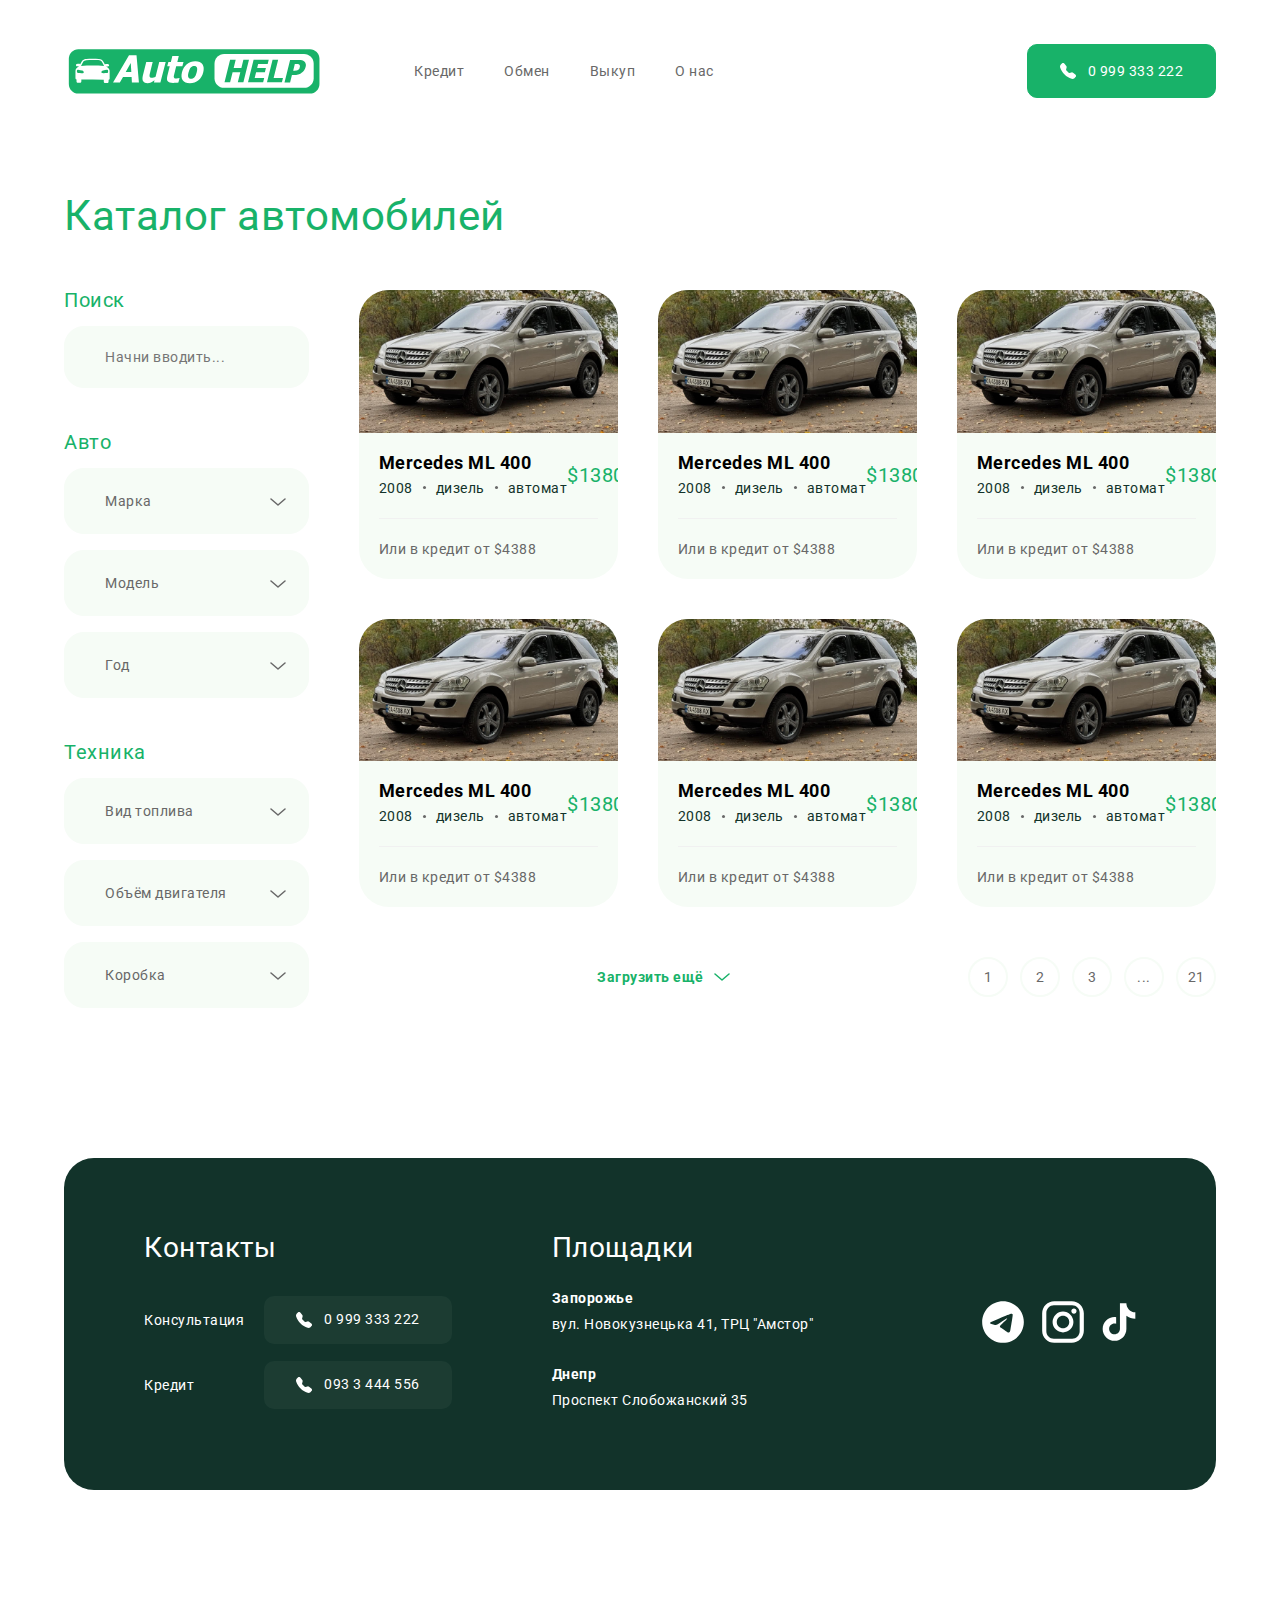
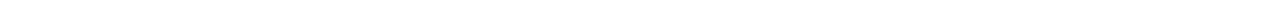
<file: catalog.html>
<!DOCTYPE html>
<html lang="en">

<head>
    <meta charset="UTF-8">
    <meta name="viewport" content="width=device-width, initial-scale=1.0">

    <link rel="preconnect" href="https://fonts.googleapis.com">
    <link rel="preconnect" href="https://fonts.gstatic.com" crossorigin>
    <link
        href="https://fonts.googleapis.com/css2?family=Roboto:ital,wght@0,100;0,300;0,400;0,500;0,700;0,900;1,100;1,300;1,400;1,500;1,700;1,900&display=swap"
        rel="stylesheet">

    <link rel="stylesheet" href="https://cdn.jsdelivr.net/npm/swiper@11/swiper-bundle.min.css" />

    <link rel="stylesheet" href="./css/style.css">
    <title>AutoHelp</title>
</head>

<body>
    <header class="header">
        <div class="_container">
            <div class="header__wrapper">
                <div class="header__logo">
                    <a href="./index.html">
                        <img src="./assets/logo.svg" alt="">
                    </a>
                </div>

                <nav class="header-menu">
                    <a class="header-menu__logo" href="./index.html">
                        <img src="./assets/logo.svg" alt="">
                    </a>
                    <ul>
                        <li><a href="#">Кредит</a></li>
                        <li><a href="#">Обмен</a></li>
                        <li><a href="#">Выкуп</a></li>
                        <li><a href="#">О нас</a></li>
                    </ul>

                    <div class="header-toggle _close">


                        <svg width="23" height="23" viewBox="0 0 23 23" fill="none" xmlns="http://www.w3.org/2000/svg">
                            <g clip-path="url(#clip0_290_8)">
                                <rect x="1.41406" y="0.213257" width="30" height="2" rx="1"
                                    transform="rotate(45 1.41406 0.213257)" fill="black" />
                                <rect x="0.414062" y="21.2133" width="30" height="2" rx="1"
                                    transform="rotate(-45 0.414062 21.2133)" fill="black" />
                            </g>
                            <defs>
                                <clipPath id="clip0_290_8">
                                    <rect width="23" height="23" fill="white" />
                                </clipPath>
                            </defs>
                        </svg>

                    </div>
                </nav>

                <a href="tel:0999333222" class="header__button">
                    <svg width="16" height="16" viewBox="0 0 16 16" fill="white" xmlns="http://www.w3.org/2000/svg">
                        <g clip-path="url(#clip0_1_27)">
                            <path fill-rule="evenodd" clip-rule="evenodd"
                                d="M1.88498 0.511002C2.05996 0.336291 2.27006 0.20076 2.50138 0.113392C2.7327 0.0260236 2.97994 -0.0111874 3.22672 0.00422482C3.47351 0.019637 3.7142 0.0873205 3.93285 0.20279C4.15149 0.318259 4.34311 0.478878 4.49498 0.674002L6.28998 2.98C6.61898 3.403 6.73498 3.954 6.60498 4.474L6.05798 6.664C6.0299 6.77744 6.03153 6.8962 6.0627 7.00883C6.09388 7.12146 6.15356 7.22415 6.23598 7.307L8.69298 9.764C8.77593 9.84659 8.87879 9.90637 8.99161 9.93755C9.10443 9.96874 9.2234 9.97027 9.33698 9.942L11.526 9.395C11.7826 9.33121 12.0504 9.32642 12.3091 9.38097C12.5679 9.43553 12.8109 9.54803 13.02 9.71L15.326 11.504C16.155 12.149 16.231 13.374 15.489 14.115L14.455 15.149C13.715 15.889 12.609 16.214 11.578 15.851C8.93865 14.9236 6.54252 13.4128 4.56798 11.431C2.58636 9.45675 1.07553 7.06097 0.147983 4.422C-0.214017 3.392 0.110983 2.285 0.850983 1.545L1.88498 0.511002Z"
                                fill="inherit" />
                        </g>
                        <defs>
                            <clipPath id="clip0_1_27">
                                <rect width="16" height="16" fill="inherit" />
                            </clipPath>
                        </defs>
                    </svg>
                    <span>0 999 333 222</span>
                </a>

                <div class="header-toggle _open">
                    <svg width="30" height="30" viewBox="0 0 30 30" fill="none" xmlns="http://www.w3.org/2000/svg">
                        <rect y="22" width="30" height="2" rx="1" fill="black" />
                        <rect y="14" width="30" height="2" rx="1" fill="black" />
                        <rect y="6" width="30" height="2" rx="1" fill="black" />
                    </svg>
                </div>
            </div>
        </div>
    </header>

    <section class="catalog _page">
        <div class="_container">
            <div class="catalog__wrapper">
                <div class="catalog-header">
                    <h2 class="catalog__title h2">Каталог автомобилей</h2>
                </div>

                <div class="catalog__row">
                    <div class="catalog-sidebar-toggle _open"><span>Фильтры</span></div>
                    <div class="catalog-sidebar">
                        <div class="catalog-sidebar__item">
                            <div class="catalog-sidebar__title">Поиск</div>
                            <input type="text" name="search" class="catalog-sidebar__input"
                                placeholder="Начни вводить...">
                        </div>
                        <div class="catalog-sidebar__item">
                            <div class="catalog-sidebar__title">Авто</div>
                            <div class="catalog-sidebar-select">
                                <div class="catalog-sidebar-select__header">Марка</div>
                                <div class="catalog-sidebar-select__list">
                                    <div class="catalog-sidebar-select__item">BMW</div>
                                    <div class="catalog-sidebar-select__item">AUDI</div>
                                    <div class="catalog-sidebar-select__item">VW</div>
                                    <div class="catalog-sidebar-select__item">PORCHE</div>
                                </div>
                            </div>
                            <div class="catalog-sidebar-select">
                                <div class="catalog-sidebar-select__header">Модель</div>
                                <div class="catalog-sidebar-select__list">
                                    <div class="catalog-sidebar-select__item">BMW</div>
                                    <div class="catalog-sidebar-select__item">AUDI</div>
                                    <div class="catalog-sidebar-select__item">VW</div>
                                    <div class="catalog-sidebar-select__item">PORCHE</div>
                                </div>
                            </div>
                            <div class="catalog-sidebar-select">
                                <div class="catalog-sidebar-select__header">Год</div>
                                <div class="catalog-sidebar-select__list">
                                    <div class="catalog-sidebar-select__item">2001</div>
                                    <div class="catalog-sidebar-select__item">2002</div>
                                    <div class="catalog-sidebar-select__item">2003</div>
                                    <div class="catalog-sidebar-select__item">2004</div>
                                </div>
                            </div>
                        </div>
                        <div class="catalog-sidebar__item">
                            <div class="catalog-sidebar__title">Техника</div>
                            <div class="catalog-sidebar-select">
                                <div class="catalog-sidebar-select__header">Вид топлива</div>
                                <div class="catalog-sidebar-select__list">
                                    <div class="catalog-sidebar-select__item">BMW</div>
                                    <div class="catalog-sidebar-select__item">AUDI</div>
                                    <div class="catalog-sidebar-select__item">VW</div>
                                    <div class="catalog-sidebar-select__item">PORCHE</div>
                                </div>
                            </div>
                            <div class="catalog-sidebar-select">
                                <div class="catalog-sidebar-select__header">Объём двигателя</div>
                                <div class="catalog-sidebar-select__list">
                                    <div class="catalog-sidebar-select__item">BMW</div>
                                    <div class="catalog-sidebar-select__item">AUDI</div>
                                    <div class="catalog-sidebar-select__item">VW</div>
                                    <div class="catalog-sidebar-select__item">PORCHE</div>
                                </div>
                            </div>
                            <div class="catalog-sidebar-select">
                                <div class="catalog-sidebar-select__header">Коробка</div>
                                <div class="catalog-sidebar-select__list">
                                    <div class="catalog-sidebar-select__item">2001</div>
                                    <div class="catalog-sidebar-select__item">2002</div>
                                    <div class="catalog-sidebar-select__item">2003</div>
                                    <div class="catalog-sidebar-select__item">2004</div>
                                </div>
                            </div>
                        </div>

                        <div class="catalog-sidebar-toggle _close">
                            <svg width="23" height="23" viewBox="0 0 23 23" fill="none"
                                xmlns="http://www.w3.org/2000/svg">
                                <g clip-path="url(#clip0_290_8)">
                                    <rect x="1.41406" y="0.213257" width="30" height="2" rx="1"
                                        transform="rotate(45 1.41406 0.213257)" fill="black"></rect>
                                    <rect x="0.414062" y="21.2133" width="30" height="2" rx="1"
                                        transform="rotate(-45 0.414062 21.2133)" fill="black"></rect>
                                </g>
                                <defs>
                                    <clipPath id="clip0_290_8">
                                        <rect width="23" height="23" fill="white"></rect>
                                    </clipPath>
                                </defs>
                            </svg>
                        </div>
                    </div>
                    <div class="catalog__main">
                        <div class="catalog__list">
                            <div class="catalog-item">
                                <a href="./product.html" class="catalog-item__image">
                                    <img src="./assets/catalog.png" alt="">

                                    <div class="catalog-item__hover">
                                        <span>Смотреть авто</span>
                                    </div>
                                </a>

                                <div class="catalog-item__info">
                                    <div class="catalog-item__top">
                                        <div class="catalog-item__col">
                                            <a href="./product.html" class="catalog-item__title">Mercedes ML 400</a>

                                            <div class="catalog-item__details">
                                                <span>2008</span>
                                                <span>дизель</span>
                                                <span>автомат</span>
                                            </div>
                                        </div>

                                        <div class="catalog-item__price">$13800</div>
                                    </div>

                                    <div class="catalog-item__bottom">
                                        <div class="catalog-item__credit">Или в кредит от $4388</div>
                                    </div>
                                </div>
                            </div>

                            <div class="catalog-item">
                                <a href="./product.html" class="catalog-item__image">
                                    <img src="./assets/catalog.png" alt="">

                                    <div class="catalog-item__hover">
                                        <span>Смотреть авто</span>
                                    </div>
                                </a>

                                <div class="catalog-item__info">
                                    <div class="catalog-item__top">
                                        <div class="catalog-item__col">
                                            <a href="./product.html" class="catalog-item__title">Mercedes ML 400</a>

                                            <div class="catalog-item__details">
                                                <span>2008</span>
                                                <span>дизель</span>
                                                <span>автомат</span>
                                            </div>
                                        </div>

                                        <div class="catalog-item__price">$13800</div>
                                    </div>

                                    <div class="catalog-item__bottom">
                                        <div class="catalog-item__credit">Или в кредит от $4388</div>
                                    </div>
                                </div>
                            </div>

                            <div class="catalog-item">
                                <a href="./product.html" class="catalog-item__image">
                                    <img src="./assets/catalog.png" alt="">

                                    <div class="catalog-item__hover">
                                        <span>Смотреть авто</span>
                                    </div>
                                </a>

                                <div class="catalog-item__info">
                                    <div class="catalog-item__top">
                                        <div class="catalog-item__col">
                                            <a href="./product.html" class="catalog-item__title">Mercedes ML 400</a>

                                            <div class="catalog-item__details">
                                                <span>2008</span>
                                                <span>дизель</span>
                                                <span>автомат</span>
                                            </div>
                                        </div>

                                        <div class="catalog-item__price">$13800</div>
                                    </div>

                                    <div class="catalog-item__bottom">
                                        <div class="catalog-item__credit">Или в кредит от $4388</div>
                                    </div>
                                </div>
                            </div>

                            <div class="catalog-item">
                                <a href="./product.html" class="catalog-item__image">
                                    <img src="./assets/catalog.png" alt="">

                                    <div class="catalog-item__hover">
                                        <span>Смотреть авто</span>
                                    </div>
                                </a>

                                <div class="catalog-item__info">
                                    <div class="catalog-item__top">
                                        <div class="catalog-item__col">
                                            <a href="./product.html" class="catalog-item__title">Mercedes ML 400</a>

                                            <div class="catalog-item__details">
                                                <span>2008</span>
                                                <span>дизель</span>
                                                <span>автомат</span>
                                            </div>
                                        </div>

                                        <div class="catalog-item__price">$13800</div>
                                    </div>

                                    <div class="catalog-item__bottom">
                                        <div class="catalog-item__credit">Или в кредит от $4388</div>
                                    </div>
                                </div>
                            </div>

                            <div class="catalog-item">
                                <a href="./product.html" class="catalog-item__image">
                                    <img src="./assets/catalog.png" alt="">

                                    <div class="catalog-item__hover">
                                        <span>Смотреть авто</span>
                                    </div>
                                </a>

                                <div class="catalog-item__info">
                                    <div class="catalog-item__top">
                                        <div class="catalog-item__col">
                                            <a href="./product.html" class="catalog-item__title">Mercedes ML 400</a>

                                            <div class="catalog-item__details">
                                                <span>2008</span>
                                                <span>дизель</span>
                                                <span>автомат</span>
                                            </div>
                                        </div>

                                        <div class="catalog-item__price">$13800</div>
                                    </div>

                                    <div class="catalog-item__bottom">
                                        <div class="catalog-item__credit">Или в кредит от $4388</div>
                                    </div>
                                </div>
                            </div>

                            <div class="catalog-item">
                                <a href="./product.html" class="catalog-item__image">
                                    <img src="./assets/catalog.png" alt="">

                                    <div class="catalog-item__hover">
                                        <span>Смотреть авто</span>
                                    </div>
                                </a>

                                <div class="catalog-item__info">
                                    <div class="catalog-item__top">
                                        <div class="catalog-item__col">
                                            <a href="./product.html" class="catalog-item__title">Mercedes ML 400</a>

                                            <div class="catalog-item__details">
                                                <span>2008</span>
                                                <span>дизель</span>
                                                <span>автомат</span>
                                            </div>
                                        </div>

                                        <div class="catalog-item__price">$13800</div>
                                    </div>

                                    <div class="catalog-item__bottom">
                                        <div class="catalog-item__credit">Или в кредит от $4388</div>
                                    </div>
                                </div>
                            </div>
                        </div>

                        <div class="catalog__bottom">
                            <a href="#" class="catalog__more">
                                <span>Загрузить ещё</span>
                                <svg width="16" height="8" viewBox="0 0 16 8" fill="none" stroke="#18B269"
                                    xmlns="http://www.w3.org/2000/svg">
                                    <path d="M1 0.999999L8 7L15 1" stroke="inherit" stroke-width="1.5"
                                        stroke-linecap="round" stroke-linejoin="round" />
                                </svg>
                            </a>
                            <div class="catalog__pagination">
                                <a href="">1</a>
                                <a href="">2</a>
                                <a href="">3</a>
                                <a href="">...</a>
                                <a href="">21</a>
                            </div>
                        </div>


                    </div>

                </div>




            </div>
        </div>
    </section>


    <footer class="footer">
        <div class="_container">
            <div class="footer__wrapper">
                <div class="footer__col">
                    <div class="footer__title">Контакты</div>

                    <div class="footer-phones">
                        <div class="footer-phones__item">
                            <span>Консультация</span>

                            <a href="tel:0999333222">
                                <svg width="16" height="16" viewBox="0 0 16 16" fill="none"
                                    xmlns="http://www.w3.org/2000/svg">
                                    <path fill-rule="evenodd" clip-rule="evenodd"
                                        d="M1.88501 0.510903C2.05999 0.336191 2.27009 0.200661 2.50141 0.113293C2.73273 0.0259244 2.97997 -0.0112866 3.22675 0.00412564C3.47354 0.0195378 3.71423 0.0872213 3.93288 0.202691C4.15152 0.31816 4.34314 0.478779 4.49501 0.673903L6.29001 2.9799C6.61901 3.4029 6.73501 3.9539 6.60501 4.4739L6.05801 6.6639C6.02993 6.77734 6.03156 6.89611 6.06273 7.00873C6.09391 7.12136 6.15359 7.22405 6.23601 7.3069L8.69301 9.7639C8.77596 9.84649 8.87882 9.90627 8.99164 9.93745C9.10447 9.96864 9.22343 9.97017 9.33701 9.9419L11.526 9.3949C11.7827 9.33111 12.0504 9.32632 12.3092 9.38088C12.5679 9.43543 12.811 9.54793 13.02 9.7099L15.326 11.5039C16.155 12.1489 16.231 13.3739 15.489 14.1149L14.455 15.1489C13.715 15.8889 12.609 16.2139 11.578 15.8509C8.93869 14.9235 6.54255 13.4127 4.56801 11.4309C2.58639 9.45665 1.07556 7.06087 0.148013 4.4219C-0.213987 3.3919 0.111013 2.2849 0.851013 1.5449L1.88501 0.510903Z"
                                        fill="white" />
                                </svg>
                                <span>0 999 333 222</span>
                            </a>
                        </div>
                        <div class="footer-phones__item">
                            <span>Кредит</span>

                            <a href="tel:0933444556">
                                <svg width="16" height="16" viewBox="0 0 16 16" fill="none"
                                    xmlns="http://www.w3.org/2000/svg">
                                    <path fill-rule="evenodd" clip-rule="evenodd"
                                        d="M1.88501 0.510903C2.05999 0.336191 2.27009 0.200661 2.50141 0.113293C2.73273 0.0259244 2.97997 -0.0112866 3.22675 0.00412564C3.47354 0.0195378 3.71423 0.0872213 3.93288 0.202691C4.15152 0.31816 4.34314 0.478779 4.49501 0.673903L6.29001 2.9799C6.61901 3.4029 6.73501 3.9539 6.60501 4.4739L6.05801 6.6639C6.02993 6.77734 6.03156 6.89611 6.06273 7.00873C6.09391 7.12136 6.15359 7.22405 6.23601 7.3069L8.69301 9.7639C8.77596 9.84649 8.87882 9.90627 8.99164 9.93745C9.10447 9.96864 9.22343 9.97017 9.33701 9.9419L11.526 9.3949C11.7827 9.33111 12.0504 9.32632 12.3092 9.38088C12.5679 9.43543 12.811 9.54793 13.02 9.7099L15.326 11.5039C16.155 12.1489 16.231 13.3739 15.489 14.1149L14.455 15.1489C13.715 15.8889 12.609 16.2139 11.578 15.8509C8.93869 14.9235 6.54255 13.4127 4.56801 11.4309C2.58639 9.45665 1.07556 7.06087 0.148013 4.4219C-0.213987 3.3919 0.111013 2.2849 0.851013 1.5449L1.88501 0.510903Z"
                                        fill="white" />
                                </svg>
                                <span>093 3 444 556</span>
                            </a>
                        </div>
                    </div>

                </div>

                <div class="footer__col">
                    <div class="footer__title">Площадки</div>
                    <div class="footer__address">
                        <p>Запорожье</p>
                        <a href="#" target="_blank">вул. Новокузнецька 41, ТРЦ "Амстор"</a>
                    </div>
                    <div class="footer__address">
                        <p>Днепр</p>
                        <a href="#" target="_blank">Проспект Слобожанский 35</a>
                    </div>
                </div>

                <div class="footer__col">
                    <div class="footer__socials">
                        <a href="#" target="_blank">
                            <svg width="42" height="42" viewBox="0 0 42 42" fill="white"
                                xmlns="http://www.w3.org/2000/svg">
                                <path
                                    d="M21 0.166748C9.49996 0.166748 0.166626 9.50008 0.166626 21.0001C0.166626 32.5001 9.49996 41.8334 21 41.8334C32.5 41.8334 41.8333 32.5001 41.8333 21.0001C41.8333 9.50008 32.5 0.166748 21 0.166748ZM30.6666 14.3334C30.3541 17.6251 29 25.6251 28.3125 29.3126C28.0208 30.8751 27.4375 31.3959 26.8958 31.4584C25.6875 31.5626 24.7708 30.6668 23.6041 29.8959C21.7708 28.6876 20.7291 27.9376 18.9583 26.7709C16.8958 25.4168 18.2291 24.6667 19.4166 23.4584C19.7291 23.1459 25.0625 18.2917 25.1666 17.8542C25.1811 17.788 25.1792 17.7192 25.161 17.6538C25.1429 17.5885 25.109 17.5286 25.0625 17.4792C24.9375 17.3751 24.7708 17.4167 24.625 17.4376C24.4375 17.4792 21.5208 19.4167 15.8333 23.2501C15 23.8126 14.25 24.1042 13.5833 24.0834C12.8333 24.0626 11.4166 23.6667 10.3541 23.3126C9.04163 22.8959 8.02079 22.6667 8.10413 21.9376C8.14579 21.5626 8.66663 21.1876 9.64579 20.7917C15.7291 18.1459 19.7708 16.3959 21.7916 15.5626C27.5833 13.1459 28.7708 12.7292 29.5625 12.7292C29.7291 12.7292 30.125 12.7709 30.375 12.9792C30.5833 13.1459 30.6458 13.3751 30.6666 13.5417C30.6458 13.6667 30.6875 14.0417 30.6666 14.3334Z"
                                    fill="inherit" />
                            </svg>
                        </a>
                        <a href="#" target="_blank">
                            <svg width="42" height="42" viewBox="0 0 42 42" fill="white"
                                xmlns="http://www.w3.org/2000/svg">
                                <path
                                    d="M12.25 0.166748H29.75C36.4166 0.166748 41.8333 5.58342 41.8333 12.2501V29.7501C41.8333 32.9548 40.5602 36.0282 38.2942 38.2943C36.0281 40.5604 32.9547 41.8334 29.75 41.8334H12.25C5.58329 41.8334 0.166626 36.4168 0.166626 29.7501V12.2501C0.166626 9.04538 1.43969 5.97194 3.70575 3.70587C5.97182 1.43981 9.04526 0.166748 12.25 0.166748ZM11.8333 4.33342C9.84417 4.33342 7.93652 5.12359 6.52999 6.53011C5.12347 7.93664 4.33329 9.84429 4.33329 11.8334V30.1667C4.33329 34.3126 7.68746 37.6668 11.8333 37.6668H30.1666C32.1558 37.6668 34.0634 36.8766 35.4699 35.4701C36.8765 34.0635 37.6666 32.1559 37.6666 30.1667V11.8334C37.6666 7.68758 34.3125 4.33342 30.1666 4.33342H11.8333ZM31.9375 7.45842C32.6281 7.45842 33.2905 7.73278 33.7789 8.22116C34.2673 8.70953 34.5416 9.37191 34.5416 10.0626C34.5416 10.7533 34.2673 11.4156 33.7789 11.904C33.2905 12.3924 32.6281 12.6667 31.9375 12.6667C31.2468 12.6667 30.5844 12.3924 30.096 11.904C29.6077 11.4156 29.3333 10.7533 29.3333 10.0626C29.3333 9.37191 29.6077 8.70953 30.096 8.22116C30.5844 7.73278 31.2468 7.45842 31.9375 7.45842ZM21 10.5834C23.7626 10.5834 26.4122 11.6809 28.3657 13.6344C30.3192 15.5879 31.4166 18.2374 31.4166 21.0001C31.4166 23.7628 30.3192 26.4123 28.3657 28.3658C26.4122 30.3193 23.7626 31.4167 21 31.4167C18.2373 31.4167 15.5878 30.3193 13.6343 28.3658C11.6808 26.4123 10.5833 23.7628 10.5833 21.0001C10.5833 18.2374 11.6808 15.5879 13.6343 13.6344C15.5878 11.6809 18.2373 10.5834 21 10.5834ZM21 14.7501C19.3424 14.7501 17.7526 15.4086 16.5805 16.5807C15.4084 17.7528 14.75 19.3425 14.75 21.0001C14.75 22.6577 15.4084 24.2474 16.5805 25.4195C17.7526 26.5916 19.3424 27.2501 21 27.2501C22.6576 27.2501 24.2473 26.5916 25.4194 25.4195C26.5915 24.2474 27.25 22.6577 27.25 21.0001C27.25 19.3425 26.5915 17.7528 25.4194 16.5807C24.2473 15.4086 22.6576 14.7501 21 14.7501Z"
                                    fill="inherit" />
                            </svg>
                        </a>
                        <a href="#" target="_blank">
                            <svg width="34" height="38" viewBox="0 0 34 38" fill="white"
                                xmlns="http://www.w3.org/2000/svg">
                                <path
                                    d="M26.5833 6.125C25.1595 4.49901 24.3747 2.41125 24.375 0.25H17.9375V26.0833C17.8888 27.4816 17.299 28.8064 16.2923 29.7781C15.2856 30.7498 13.9408 31.2925 12.5416 31.2917C9.58329 31.2917 7.12496 28.875 7.12496 25.875C7.12496 22.2917 10.5833 19.6042 14.1458 20.7083V14.125C6.95829 13.1667 0.666626 18.75 0.666626 25.875C0.666626 32.8125 6.41663 37.75 12.5208 37.75C19.0625 37.75 24.375 32.4375 24.375 25.875V12.7708C26.9854 14.6455 30.1195 15.6513 33.3333 15.6458V9.20833C33.3333 9.20833 29.4166 9.39583 26.5833 6.125Z"
                                    fill="inherit" />
                            </svg>
                        </a>
                    </div>
                </div>
            </div>
        </div>
    </footer>

    <script src="https://cdn.jsdelivr.net/npm/swiper@11/swiper-bundle.min.js"></script>
    <script src="./js/script.js"></script>
</body>

</html>
</file>
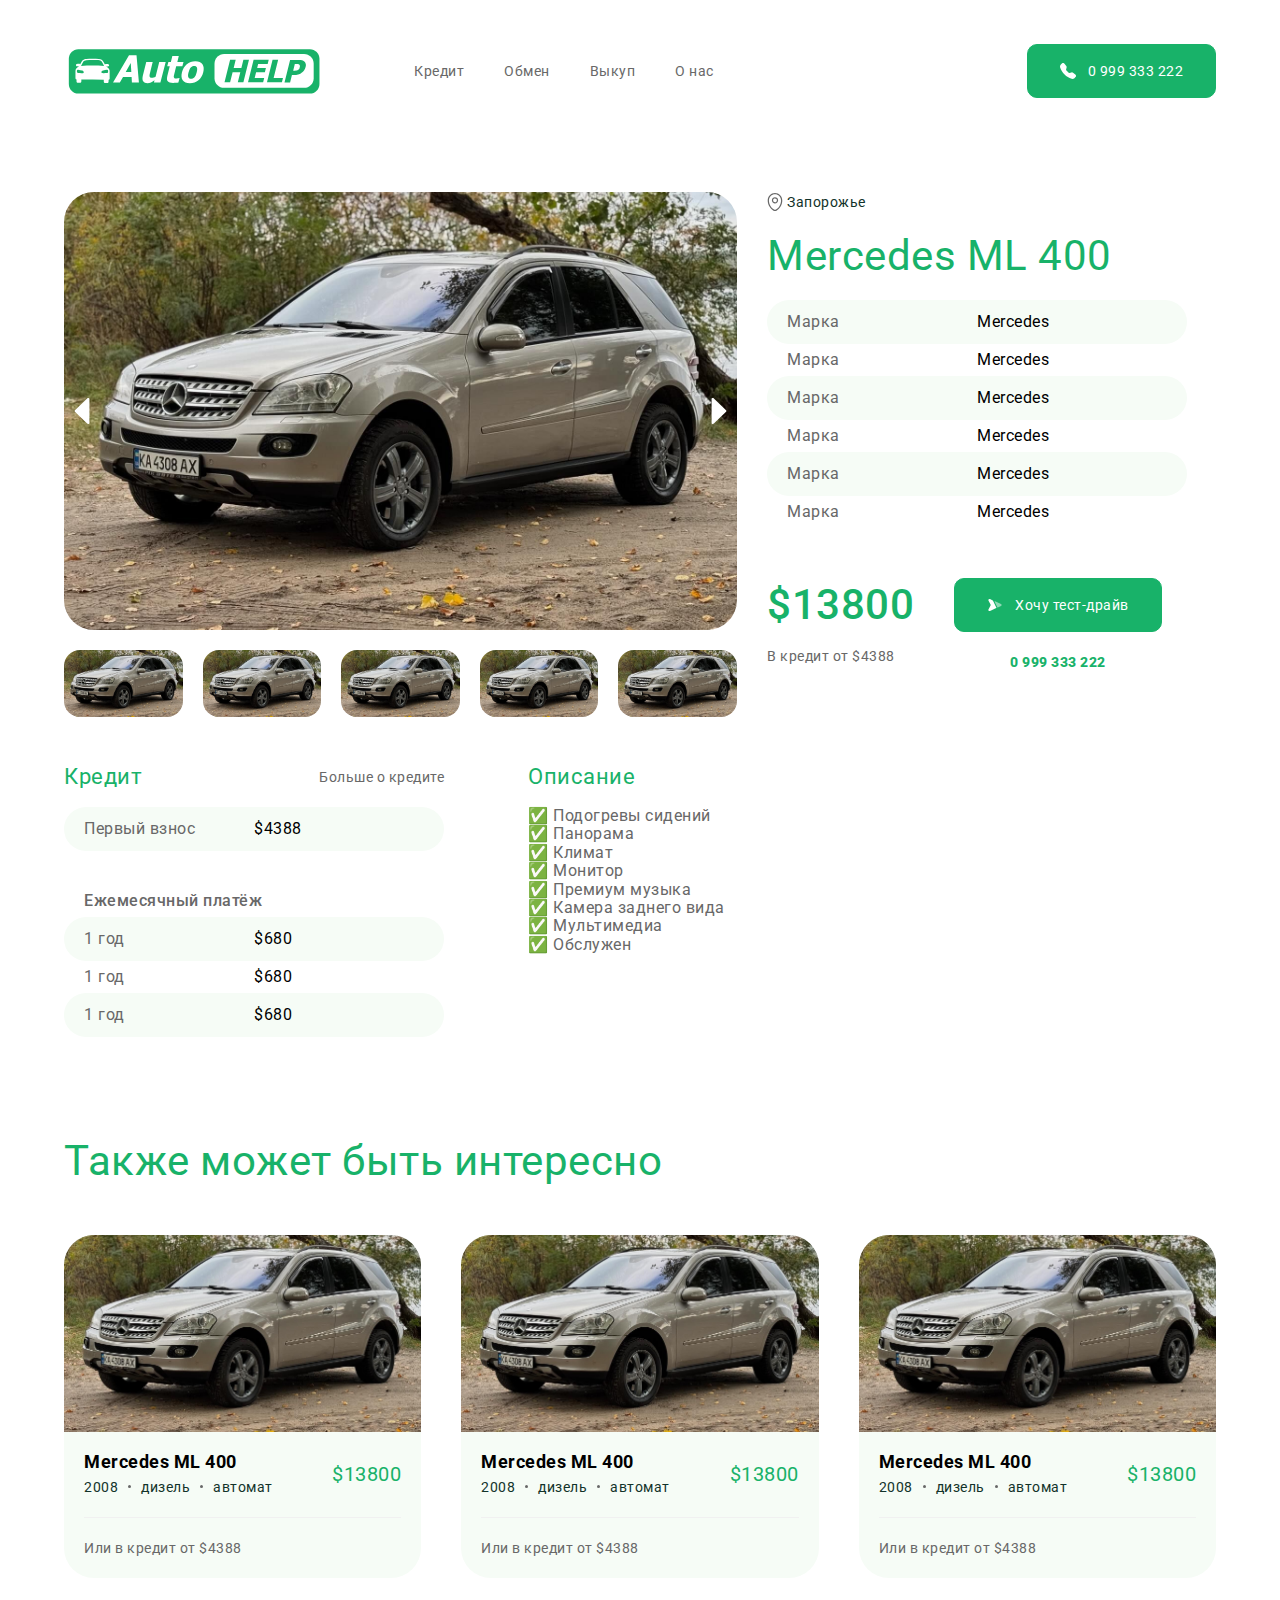
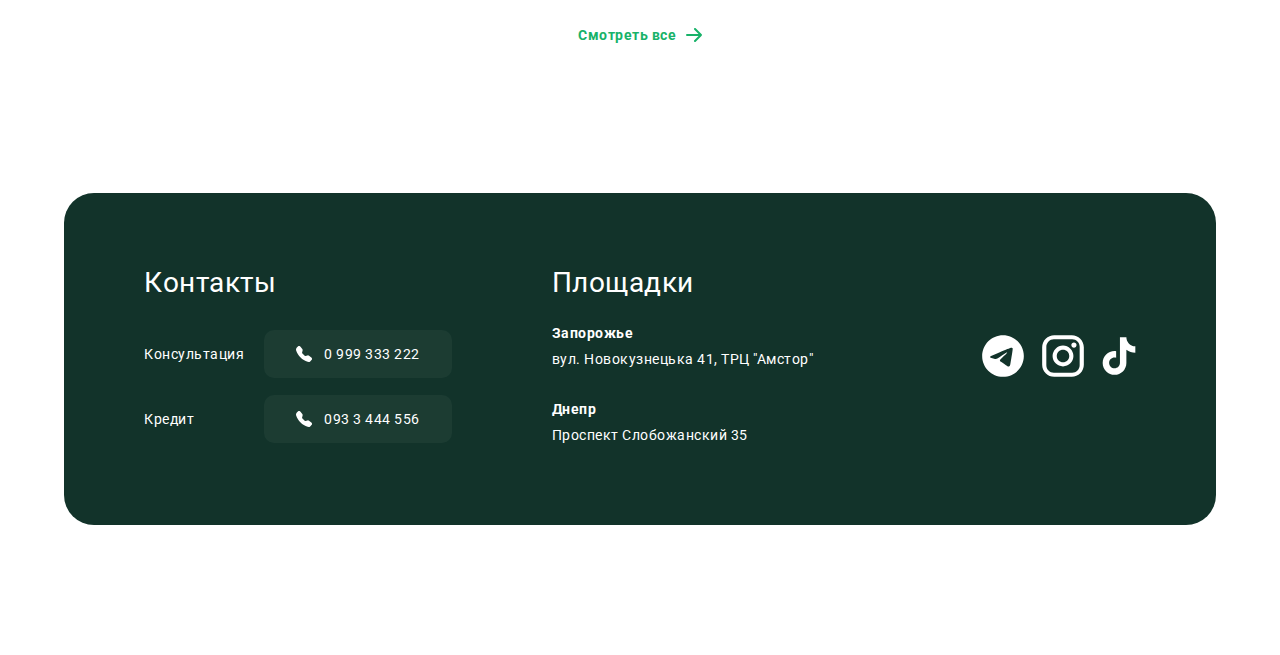
<file: product.html>
<!DOCTYPE html>
<html lang="en">

<head>
    <meta charset="UTF-8">
    <meta name="viewport" content="width=device-width, initial-scale=1.0">

    <link rel="preconnect" href="https://fonts.googleapis.com">
    <link rel="preconnect" href="https://fonts.gstatic.com" crossorigin>
    <link
        href="https://fonts.googleapis.com/css2?family=Roboto:ital,wght@0,100;0,300;0,400;0,500;0,700;0,900;1,100;1,300;1,400;1,500;1,700;1,900&display=swap"
        rel="stylesheet">

    <link rel="stylesheet" href="https://cdn.jsdelivr.net/npm/swiper@11/swiper-bundle.min.css" />

    <link rel="stylesheet" href="./css/style.css">
    <title>AutoHelp</title>
</head>

<body>
    <header class="header">
        <div class="_container">
            <div class="header__wrapper">
                <div class="header__logo">
                    <a href="./index.html">
                        <img src="./assets/logo.svg" alt="">
                    </a>
                </div>

                <nav class="header-menu">
                    <a class="header-menu__logo" href="./index.html">
                        <img src="./assets/logo.svg" alt="">
                    </a>
                    <ul>
                        <li><a href="#">Кредит</a></li>
                        <li><a href="#">Обмен</a></li>
                        <li><a href="#">Выкуп</a></li>
                        <li><a href="#">О нас</a></li>
                    </ul>

                    <div class="header-toggle _close">


                        <svg width="23" height="23" viewBox="0 0 23 23" fill="none" xmlns="http://www.w3.org/2000/svg">
                            <g clip-path="url(#clip0_290_8)">
                                <rect x="1.41406" y="0.213257" width="30" height="2" rx="1"
                                    transform="rotate(45 1.41406 0.213257)" fill="black" />
                                <rect x="0.414062" y="21.2133" width="30" height="2" rx="1"
                                    transform="rotate(-45 0.414062 21.2133)" fill="black" />
                            </g>
                            <defs>
                                <clipPath id="clip0_290_8">
                                    <rect width="23" height="23" fill="white" />
                                </clipPath>
                            </defs>
                        </svg>

                    </div>
                </nav>

                <a href="tel:0999333222" class="header__button">
                    <svg width="16" height="16" viewBox="0 0 16 16" fill="white" xmlns="http://www.w3.org/2000/svg">
                        <g clip-path="url(#clip0_1_27)">
                            <path fill-rule="evenodd" clip-rule="evenodd"
                                d="M1.88498 0.511002C2.05996 0.336291 2.27006 0.20076 2.50138 0.113392C2.7327 0.0260236 2.97994 -0.0111874 3.22672 0.00422482C3.47351 0.019637 3.7142 0.0873205 3.93285 0.20279C4.15149 0.318259 4.34311 0.478878 4.49498 0.674002L6.28998 2.98C6.61898 3.403 6.73498 3.954 6.60498 4.474L6.05798 6.664C6.0299 6.77744 6.03153 6.8962 6.0627 7.00883C6.09388 7.12146 6.15356 7.22415 6.23598 7.307L8.69298 9.764C8.77593 9.84659 8.87879 9.90637 8.99161 9.93755C9.10443 9.96874 9.2234 9.97027 9.33698 9.942L11.526 9.395C11.7826 9.33121 12.0504 9.32642 12.3091 9.38097C12.5679 9.43553 12.8109 9.54803 13.02 9.71L15.326 11.504C16.155 12.149 16.231 13.374 15.489 14.115L14.455 15.149C13.715 15.889 12.609 16.214 11.578 15.851C8.93865 14.9236 6.54252 13.4128 4.56798 11.431C2.58636 9.45675 1.07553 7.06097 0.147983 4.422C-0.214017 3.392 0.110983 2.285 0.850983 1.545L1.88498 0.511002Z"
                                fill="inherit" />
                        </g>
                        <defs>
                            <clipPath id="clip0_1_27">
                                <rect width="16" height="16" fill="inherit" />
                            </clipPath>
                        </defs>
                    </svg>
                    <span>0 999 333 222</span>
                </a>

                <div class="header-toggle _open">
                    <svg width="30" height="30" viewBox="0 0 30 30" fill="none" xmlns="http://www.w3.org/2000/svg">
                        <rect y="22" width="30" height="2" rx="1" fill="black" />
                        <rect y="14" width="30" height="2" rx="1" fill="black" />
                        <rect y="6" width="30" height="2" rx="1" fill="black" />
                    </svg>
                </div>
            </div>
        </div>
    </header>

    <section class="product">
        <div class="_container">
            <div class="product__wrapper">
                <div class="product-slider">
                    <div class="swiper-container product-slider-top">
                        <div class="swiper-wrapper">
                            <div class="swiper-slide product-slider-top__slide">
                                <img src="./assets/catalog.png" alt="">
                            </div>
                            <div class="swiper-slide product-slider-top__slide">
                                <img src="./assets/catalog.png" alt="">
                            </div>
                            <div class="swiper-slide product-slider-top__slide">
                                <img src="./assets/catalog.png" alt="">
                            </div>
                            <div class="swiper-slide product-slider-top__slide">
                                <img src="./assets/catalog.png" alt="">
                            </div>
                            <div class="swiper-slide product-slider-top__slide">
                                <img src="./assets/catalog.png" alt="">
                            </div>
                        </div>
                        <div class="swiper-button-next">
                            <svg width="18" height="30" viewBox="0 0 18 30" fill="none"
                                xmlns="http://www.w3.org/2000/svg">
                                <path
                                    d="M16.9895 15.7708L3.17703 29.1667C2.31245 30.0021 0.666616 29.4958 0.666617 28.3958L0.666619 1.60415C0.666619 0.504147 2.31245 -0.0020994 3.17703 0.833316L16.9895 14.2292C17.0969 14.3268 17.1828 14.4458 17.2415 14.5785C17.3002 14.7113 17.3306 14.8548 17.3306 15C17.3306 15.1451 17.3002 15.2887 17.2415 15.4214C17.1828 15.5542 17.0969 15.6732 16.9895 15.7708Z"
                                    fill="white" />
                            </svg>
                        </div>
                        <div class="swiper-button-prev">
                            <svg width="18" height="30" viewBox="0 0 18 30" fill="none"
                                xmlns="http://www.w3.org/2000/svg">
                                <path
                                    d="M1.01047 14.2292L14.823 0.833332C15.6876 -0.00208494 17.3334 0.504166 17.3334 1.60417V28.3958C17.3334 29.4958 15.6876 30.0021 14.823 29.1667L1.01047 15.7708C0.903053 15.6732 0.817228 15.5542 0.758499 15.4215C0.69977 15.2887 0.669434 15.1452 0.669434 15C0.669434 14.8548 0.69977 14.7113 0.758499 14.5785C0.817228 14.4458 0.903053 14.3268 1.01047 14.2292Z"
                                    fill="white" />
                            </svg>
                        </div>
                    </div>
                    <div class="swiper-container product-slider-thumbs">
                        <div class="swiper-wrapper">
                            <div class="swiper-slide product-slider-thumbs__slide">
                                <img src="./assets/catalog.png" alt="">
                            </div>
                            <div class="swiper-slide product-slider-thumbs__slide">
                                <img src="./assets/catalog.png" alt="">
                            </div>
                            <div class="swiper-slide product-slider-thumbs__slide">
                                <img src="./assets/catalog.png" alt="">
                            </div>
                            <div class="swiper-slide product-slider-thumbs__slide">
                                <img src="./assets/catalog.png" alt="">
                            </div>
                            <div class="swiper-slide product-slider-thumbs__slide">
                                <img src="./assets/catalog.png" alt="">
                            </div>
                        </div>
                    </div>
                </div>

                <div class="product-info">
                    <div class="product__location">
                        <svg width="16" height="18" viewBox="0 0 16 18" fill="none" xmlns="http://www.w3.org/2000/svg">
                            <path fill-rule="evenodd" clip-rule="evenodd"
                                d="M0.708252 7.4525C0.708252 3.37 3.96242 0.041666 7.99992 0.041666C12.0374 0.041666 15.2916 3.37 15.2916 7.4525C15.2916 9.42333 14.7299 11.54 13.7366 13.3683C12.7449 15.1942 11.2966 16.7808 9.48409 17.6283C9.01954 17.8458 8.51286 17.9586 7.99992 17.9586C7.48697 17.9586 6.9803 17.8458 6.51575 17.6283C4.70325 16.7808 3.25492 15.195 2.26325 13.3683C1.26992 11.54 0.708252 9.42333 0.708252 7.4525ZM7.99992 1.29167C4.67325 1.29167 1.95825 4.03917 1.95825 7.4525C1.95825 9.2 2.46075 11.1125 3.36159 12.7717C4.26325 14.4325 5.53825 15.7917 7.04492 16.4958C7.34368 16.6358 7.66957 16.7084 7.9995 16.7084C8.32943 16.7084 8.65532 16.6358 8.95409 16.4958C10.4616 15.7917 11.7366 14.4325 12.6383 12.7717C13.5391 11.1133 14.0416 9.2 14.0416 7.4525C14.0416 4.03917 11.3266 1.29167 7.99992 1.29167ZM7.99992 5.45833C7.75369 5.45833 7.50987 5.50683 7.28239 5.60106C7.0549 5.69529 6.8482 5.8334 6.67409 6.00751C6.49998 6.18162 6.36187 6.38832 6.26764 6.6158C6.17342 6.84329 6.12492 7.0871 6.12492 7.33333C6.12492 7.57956 6.17342 7.82338 6.26764 8.05086C6.36187 8.27835 6.49998 8.48505 6.67409 8.65916C6.8482 8.83327 7.0549 8.97138 7.28239 9.06561C7.50987 9.15983 7.75369 9.20833 7.99992 9.20833C8.4972 9.20833 8.97411 9.01079 9.32574 8.65916C9.67737 8.30753 9.87492 7.83061 9.87492 7.33333C9.87492 6.83605 9.67737 6.35914 9.32574 6.00751C8.97411 5.65588 8.4972 5.45833 7.99992 5.45833ZM4.87492 7.33333C4.87492 6.50453 5.20416 5.70967 5.79021 5.12362C6.37626 4.53757 7.17112 4.20833 7.99992 4.20833C8.82872 4.20833 9.62358 4.53757 10.2096 5.12362C10.7957 5.70967 11.1249 6.50453 11.1249 7.33333C11.1249 8.16213 10.7957 8.95699 10.2096 9.54304C9.62358 10.1291 8.82872 10.4583 7.99992 10.4583C7.17112 10.4583 6.37626 10.1291 5.79021 9.54304C5.20416 8.95699 4.87492 8.16213 4.87492 7.33333Z"
                                fill="#686868" />
                        </svg>
                        <span>Запорожье</span>
                    </div>

                    <h1 class="product__title h2">Mercedes ML 400</h1>

                    <div class="product-chars">
                        <div class="product-chars__row">
                            <div class="product-chars__key">Марка</div>
                            <div class="product-chars__value">Mercedes</div>
                        </div>
                        <div class="product-chars__row">
                            <div class="product-chars__key">Марка</div>
                            <div class="product-chars__value">Mercedes</div>
                        </div>
                        <div class="product-chars__row">
                            <div class="product-chars__key">Марка</div>
                            <div class="product-chars__value">Mercedes</div>
                        </div>
                        <div class="product-chars__row">
                            <div class="product-chars__key">Марка</div>
                            <div class="product-chars__value">Mercedes</div>
                        </div>
                        <div class="product-chars__row">
                            <div class="product-chars__key">Марка</div>
                            <div class="product-chars__value">Mercedes</div>
                        </div>
                        <div class="product-chars__row">
                            <div class="product-chars__key">Марка</div>
                            <div class="product-chars__value">Mercedes</div>
                        </div>
                    </div>

                    <div class="product__bottom">
                        <div class="product__col">
                            <div class="product__price">$13800</div>
                            <div class="product__credit">В кредит от $4388</div>
                        </div>
                        <div class="product__col">
                            <div class="product__button">
                                <svg width="16" height="16" viewBox="0 0 16 16" fill="white"
                                    xmlns="http://www.w3.org/2000/svg">
                                    <path
                                        d="M9.42858 10.6413C9.44868 10.6816 9.46041 10.7255 9.46307 10.7704C9.46573 10.8154 9.45926 10.8604 9.44406 10.9027C9.42886 10.9451 9.40524 10.9839 9.37463 11.0169C9.34401 11.0499 9.30703 11.0763 9.26591 11.0947L2.99791 13.89C2.00125 14.3347 0.966581 13.3473 1.46058 12.422L3.56191 8.48599C3.72525 8.17999 3.72525 7.81932 3.56191 7.51399L1.46058 3.57799C0.967248 2.65265 2.00058 1.66465 2.99791 2.10999L5.34791 3.15799C5.62974 3.28371 5.85923 3.50331 5.99725 3.77932L9.42858 10.6413Z"
                                        fill="" />
                                    <path opacity="0.5"
                                        d="M10.3553 10.26C10.3937 10.3368 10.4603 10.3958 10.5411 10.4248C10.622 10.4537 10.7109 10.4503 10.7893 10.4153L14.0046 8.98199C14.8866 8.58866 14.8866 7.41199 14.0046 7.01866L8.07262 4.37333C8.00989 4.34535 7.94005 4.33743 7.87264 4.35066C7.80524 4.36389 7.74357 4.39763 7.69607 4.44724C7.64857 4.49686 7.61755 4.55994 7.60727 4.62786C7.59699 4.69577 7.60794 4.76521 7.63862 4.82666L10.3553 10.26Z"
                                        fill="" />
                                </svg>
                                <span>Хочу тест-драйв</span>
                            </div>

                            <a href="tel:0 999 333 222" class="product__phone">0 999 333 222</a>
                        </div>
                    </div>
                </div>
            </div>
        </div>
    </section>

    <section class="info">
        <div class="_container">
            <div class="info__wrapper">
                <div class="info-credit">
                    <div class="info-credit__header">
                        <div class="info-credit__title">Кредит</div>
                        <div class="info-credit__more">Больше о кредите</div>
                    </div>

                    <div class="info-credit__table">
                        <div class="info-credit-row">
                            <div class="info-credit-row__key">Первый взнос</div>
                            <div class="info-credit-row__value">$4388</div>
                        </div>
    
                        <div class="info-credit__subtitle">Ежемесячный платёж</div>
    
                        <div class="info-credit-row">
                            <div class="info-credit-row__key">1 год</div>
                            <div class="info-credit-row__value">$680</div>
                        </div>
                        <div class="info-credit-row">
                            <div class="info-credit-row__key">1 год</div>
                            <div class="info-credit-row__value">$680</div>
                        </div>
                        <div class="info-credit-row">
                            <div class="info-credit-row__key">1 год</div>
                            <div class="info-credit-row__value">$680</div>
                        </div>
                    </div>
                </div>

                <div class="info-text">
                    <div class="info-text__title">Описание</div>
                    <div class="info-text__text">
                        <p>✅ Подогревы сидений</p>
                        <p>✅ Панорама</p>
                        <p>✅ Климат</p>
                        <p>✅ Монитор</p>
                        <p>✅ Премиум музыка</p>
                        <p>✅ Камера заднего вида</p>
                        <p>✅ Мультимедиа</p>
                        <p>✅ Обслужен</p>
                    </div>
                </div>
            </div>
        </div>
    </section>

    <section class="catalog _inner">
        <div class="_container">
            <div class="catalog__wrapper">
                <div class="catalog-header">
                    <h2 class="catalog__title h2">Также может быть интересно</h2>
                </div>

                <div class="catalog__list">
                    <div class="catalog-item">
                        <a href="./product.html" class="catalog-item__image">
                            <img src="./assets/catalog.png" alt="">

                            <div class="catalog-item__hover">
                                <span>Смотреть авто</span>
                            </div>
                        </a>

                        <div class="catalog-item__info">
                            <div class="catalog-item__top">
                                <div class="catalog-item__col">
                                    <a href="./product.html" class="catalog-item__title">Mercedes ML 400</a>

                                    <div class="catalog-item__details">
                                        <span>2008</span>
                                        <span>дизель</span>
                                        <span>автомат</span>
                                    </div>
                                </div>

                                <div class="catalog-item__price">$13800</div>
                            </div>

                            <div class="catalog-item__bottom">
                                <div class="catalog-item__credit">Или в кредит от $4388</div>
                            </div>
                        </div>
                    </div>

                    <div class="catalog-item">
                        <a href="./product.html" class="catalog-item__image">
                            <img src="./assets/catalog.png" alt="">

                            <div class="catalog-item__hover">
                                <span>Смотреть авто</span>
                            </div>
                        </a>

                        <div class="catalog-item__info">
                            <div class="catalog-item__top">
                                <div class="catalog-item__col">
                                    <a href="./product.html" class="catalog-item__title">Mercedes ML 400</a>

                                    <div class="catalog-item__details">
                                        <span>2008</span>
                                        <span>дизель</span>
                                        <span>автомат</span>
                                    </div>
                                </div>

                                <div class="catalog-item__price">$13800</div>
                            </div>

                            <div class="catalog-item__bottom">
                                <div class="catalog-item__credit">Или в кредит от $4388</div>
                            </div>
                        </div>
                    </div>

                    <div class="catalog-item">
                        <a href="./product.html" class="catalog-item__image">
                            <img src="./assets/catalog.png" alt="">

                            <div class="catalog-item__hover">
                                <span>Смотреть авто</span>
                            </div>
                        </a>

                        <div class="catalog-item__info">
                            <div class="catalog-item__top">
                                <div class="catalog-item__col">
                                    <a href="./product.html" class="catalog-item__title">Mercedes ML 400</a>

                                    <div class="catalog-item__details">
                                        <span>2008</span>
                                        <span>дизель</span>
                                        <span>автомат</span>
                                    </div>
                                </div>

                                <div class="catalog-item__price">$13800</div>
                            </div>

                            <div class="catalog-item__bottom">
                                <div class="catalog-item__credit">Или в кредит от $4388</div>
                            </div>
                        </div>
                    </div>
                </div>

                <a href="#" class="catalog__more">
                    <span>Смотреть все</span>
                    <svg width="16" height="14" viewBox="0 0 16 14" fill="none" stroke="#18B269"
                        xmlns="http://www.w3.org/2000/svg">
                        <path d="M15 7L1 7M15 7L9 13M15 7L9 1" stroke="inherit" stroke-width="2" stroke-linecap="round"
                            stroke-linejoin="round" />
                    </svg>
                </a>
            </div>
        </div>
    </section>


    <footer class="footer">
        <div class="_container">
            <div class="footer__wrapper">
                <div class="footer__col">
                    <div class="footer__title">Контакты</div>

                    <div class="footer-phones">
                        <div class="footer-phones__item">
                            <span>Консультация</span>

                            <a href="tel:0999333222">
                                <svg width="16" height="16" viewBox="0 0 16 16" fill="none"
                                    xmlns="http://www.w3.org/2000/svg">
                                    <path fill-rule="evenodd" clip-rule="evenodd"
                                        d="M1.88501 0.510903C2.05999 0.336191 2.27009 0.200661 2.50141 0.113293C2.73273 0.0259244 2.97997 -0.0112866 3.22675 0.00412564C3.47354 0.0195378 3.71423 0.0872213 3.93288 0.202691C4.15152 0.31816 4.34314 0.478779 4.49501 0.673903L6.29001 2.9799C6.61901 3.4029 6.73501 3.9539 6.60501 4.4739L6.05801 6.6639C6.02993 6.77734 6.03156 6.89611 6.06273 7.00873C6.09391 7.12136 6.15359 7.22405 6.23601 7.3069L8.69301 9.7639C8.77596 9.84649 8.87882 9.90627 8.99164 9.93745C9.10447 9.96864 9.22343 9.97017 9.33701 9.9419L11.526 9.3949C11.7827 9.33111 12.0504 9.32632 12.3092 9.38088C12.5679 9.43543 12.811 9.54793 13.02 9.7099L15.326 11.5039C16.155 12.1489 16.231 13.3739 15.489 14.1149L14.455 15.1489C13.715 15.8889 12.609 16.2139 11.578 15.8509C8.93869 14.9235 6.54255 13.4127 4.56801 11.4309C2.58639 9.45665 1.07556 7.06087 0.148013 4.4219C-0.213987 3.3919 0.111013 2.2849 0.851013 1.5449L1.88501 0.510903Z"
                                        fill="white" />
                                </svg>
                                <span>0 999 333 222</span>
                            </a>
                        </div>
                        <div class="footer-phones__item">
                            <span>Кредит</span>

                            <a href="tel:0933444556">
                                <svg width="16" height="16" viewBox="0 0 16 16" fill="none"
                                    xmlns="http://www.w3.org/2000/svg">
                                    <path fill-rule="evenodd" clip-rule="evenodd"
                                        d="M1.88501 0.510903C2.05999 0.336191 2.27009 0.200661 2.50141 0.113293C2.73273 0.0259244 2.97997 -0.0112866 3.22675 0.00412564C3.47354 0.0195378 3.71423 0.0872213 3.93288 0.202691C4.15152 0.31816 4.34314 0.478779 4.49501 0.673903L6.29001 2.9799C6.61901 3.4029 6.73501 3.9539 6.60501 4.4739L6.05801 6.6639C6.02993 6.77734 6.03156 6.89611 6.06273 7.00873C6.09391 7.12136 6.15359 7.22405 6.23601 7.3069L8.69301 9.7639C8.77596 9.84649 8.87882 9.90627 8.99164 9.93745C9.10447 9.96864 9.22343 9.97017 9.33701 9.9419L11.526 9.3949C11.7827 9.33111 12.0504 9.32632 12.3092 9.38088C12.5679 9.43543 12.811 9.54793 13.02 9.7099L15.326 11.5039C16.155 12.1489 16.231 13.3739 15.489 14.1149L14.455 15.1489C13.715 15.8889 12.609 16.2139 11.578 15.8509C8.93869 14.9235 6.54255 13.4127 4.56801 11.4309C2.58639 9.45665 1.07556 7.06087 0.148013 4.4219C-0.213987 3.3919 0.111013 2.2849 0.851013 1.5449L1.88501 0.510903Z"
                                        fill="white" />
                                </svg>
                                <span>093 3 444 556</span>
                            </a>
                        </div>
                    </div>

                </div>

                <div class="footer__col">
                    <div class="footer__title">Площадки</div>
                    <div class="footer__address">
                        <p>Запорожье</p>
                        <a href="#" target="_blank">вул. Новокузнецька 41, ТРЦ "Амстор"</a>
                    </div>
                    <div class="footer__address">
                        <p>Днепр</p>
                        <a href="#" target="_blank">Проспект Слобожанский 35</a>
                    </div>
                </div>

                <div class="footer__col">
                    <div class="footer__socials">
                        <a href="#" target="_blank">
                            <svg width="42" height="42" viewBox="0 0 42 42" fill="white"
                                xmlns="http://www.w3.org/2000/svg">
                                <path
                                    d="M21 0.166748C9.49996 0.166748 0.166626 9.50008 0.166626 21.0001C0.166626 32.5001 9.49996 41.8334 21 41.8334C32.5 41.8334 41.8333 32.5001 41.8333 21.0001C41.8333 9.50008 32.5 0.166748 21 0.166748ZM30.6666 14.3334C30.3541 17.6251 29 25.6251 28.3125 29.3126C28.0208 30.8751 27.4375 31.3959 26.8958 31.4584C25.6875 31.5626 24.7708 30.6668 23.6041 29.8959C21.7708 28.6876 20.7291 27.9376 18.9583 26.7709C16.8958 25.4168 18.2291 24.6667 19.4166 23.4584C19.7291 23.1459 25.0625 18.2917 25.1666 17.8542C25.1811 17.788 25.1792 17.7192 25.161 17.6538C25.1429 17.5885 25.109 17.5286 25.0625 17.4792C24.9375 17.3751 24.7708 17.4167 24.625 17.4376C24.4375 17.4792 21.5208 19.4167 15.8333 23.2501C15 23.8126 14.25 24.1042 13.5833 24.0834C12.8333 24.0626 11.4166 23.6667 10.3541 23.3126C9.04163 22.8959 8.02079 22.6667 8.10413 21.9376C8.14579 21.5626 8.66663 21.1876 9.64579 20.7917C15.7291 18.1459 19.7708 16.3959 21.7916 15.5626C27.5833 13.1459 28.7708 12.7292 29.5625 12.7292C29.7291 12.7292 30.125 12.7709 30.375 12.9792C30.5833 13.1459 30.6458 13.3751 30.6666 13.5417C30.6458 13.6667 30.6875 14.0417 30.6666 14.3334Z"
                                    fill="inherit" />
                            </svg>
                        </a>
                        <a href="#" target="_blank">
                            <svg width="42" height="42" viewBox="0 0 42 42" fill="white"
                                xmlns="http://www.w3.org/2000/svg">
                                <path
                                    d="M12.25 0.166748H29.75C36.4166 0.166748 41.8333 5.58342 41.8333 12.2501V29.7501C41.8333 32.9548 40.5602 36.0282 38.2942 38.2943C36.0281 40.5604 32.9547 41.8334 29.75 41.8334H12.25C5.58329 41.8334 0.166626 36.4168 0.166626 29.7501V12.2501C0.166626 9.04538 1.43969 5.97194 3.70575 3.70587C5.97182 1.43981 9.04526 0.166748 12.25 0.166748ZM11.8333 4.33342C9.84417 4.33342 7.93652 5.12359 6.52999 6.53011C5.12347 7.93664 4.33329 9.84429 4.33329 11.8334V30.1667C4.33329 34.3126 7.68746 37.6668 11.8333 37.6668H30.1666C32.1558 37.6668 34.0634 36.8766 35.4699 35.4701C36.8765 34.0635 37.6666 32.1559 37.6666 30.1667V11.8334C37.6666 7.68758 34.3125 4.33342 30.1666 4.33342H11.8333ZM31.9375 7.45842C32.6281 7.45842 33.2905 7.73278 33.7789 8.22116C34.2673 8.70953 34.5416 9.37191 34.5416 10.0626C34.5416 10.7533 34.2673 11.4156 33.7789 11.904C33.2905 12.3924 32.6281 12.6667 31.9375 12.6667C31.2468 12.6667 30.5844 12.3924 30.096 11.904C29.6077 11.4156 29.3333 10.7533 29.3333 10.0626C29.3333 9.37191 29.6077 8.70953 30.096 8.22116C30.5844 7.73278 31.2468 7.45842 31.9375 7.45842ZM21 10.5834C23.7626 10.5834 26.4122 11.6809 28.3657 13.6344C30.3192 15.5879 31.4166 18.2374 31.4166 21.0001C31.4166 23.7628 30.3192 26.4123 28.3657 28.3658C26.4122 30.3193 23.7626 31.4167 21 31.4167C18.2373 31.4167 15.5878 30.3193 13.6343 28.3658C11.6808 26.4123 10.5833 23.7628 10.5833 21.0001C10.5833 18.2374 11.6808 15.5879 13.6343 13.6344C15.5878 11.6809 18.2373 10.5834 21 10.5834ZM21 14.7501C19.3424 14.7501 17.7526 15.4086 16.5805 16.5807C15.4084 17.7528 14.75 19.3425 14.75 21.0001C14.75 22.6577 15.4084 24.2474 16.5805 25.4195C17.7526 26.5916 19.3424 27.2501 21 27.2501C22.6576 27.2501 24.2473 26.5916 25.4194 25.4195C26.5915 24.2474 27.25 22.6577 27.25 21.0001C27.25 19.3425 26.5915 17.7528 25.4194 16.5807C24.2473 15.4086 22.6576 14.7501 21 14.7501Z"
                                    fill="inherit" />
                            </svg>
                        </a>
                        <a href="#" target="_blank">
                            <svg width="34" height="38" viewBox="0 0 34 38" fill="white"
                                xmlns="http://www.w3.org/2000/svg">
                                <path
                                    d="M26.5833 6.125C25.1595 4.49901 24.3747 2.41125 24.375 0.25H17.9375V26.0833C17.8888 27.4816 17.299 28.8064 16.2923 29.7781C15.2856 30.7498 13.9408 31.2925 12.5416 31.2917C9.58329 31.2917 7.12496 28.875 7.12496 25.875C7.12496 22.2917 10.5833 19.6042 14.1458 20.7083V14.125C6.95829 13.1667 0.666626 18.75 0.666626 25.875C0.666626 32.8125 6.41663 37.75 12.5208 37.75C19.0625 37.75 24.375 32.4375 24.375 25.875V12.7708C26.9854 14.6455 30.1195 15.6513 33.3333 15.6458V9.20833C33.3333 9.20833 29.4166 9.39583 26.5833 6.125Z"
                                    fill="inherit" />
                            </svg>
                        </a>
                    </div>
                </div>
            </div>
        </div>
    </footer>

    <script src="https://cdn.jsdelivr.net/npm/swiper@11/swiper-bundle.min.js"></script>
    <script src="./js/script.js"></script>
</body>

</html>
</file>
<file: css/style.css>
:root {
  --color-black--rgb: 0, 0, 0;
  --color-black: #000000;
  --color-white--rgb: 255, 255, 255;
  --color-white: #ffffff;
  --color-green-100--rgb: 24, 178, 105;
  --color-green-100: #18B269;
  --color-green-200--rgb: 18, 51, 42;
  --color-green-200: #12332A;
  --color-grey-100--rgb: 248, 248, 248;
  --color-grey-100: #F8F8F8;
  --color-grey-200--rgb: 104, 104, 104;
  --color-grey-200: #686868;
}

@media (min-width: 1200px) {
  :root {
    --wrap: 5vw;
  }
}
@media (min-width: 1200px) and (min-width: 1440px) {
  :root {
    --wrap: calc((100vw - 1368px) / 2);
  }
}
@media (min-width: 900px) and (max-width: 1199px) {
  :root {
    --wrap: 5vw;
  }
}
@media (max-width: 899px) {
  :root {
    --wrap: 5vw;
  }
}

* {
  -webkit-tap-highlight-color: transparent;
}

*,
*::before,
*::after {
  -webkit-box-sizing: border-box;
          box-sizing: border-box;
}

* {
  -webkit-text-size-adjust: 100%;
     -moz-text-size-adjust: 100%;
      -ms-text-size-adjust: 100%;
          text-size-adjust: 100%;
  letter-spacing: 0.5px;
}
@media (max-width: 899px) {
  * {
    outline: none;
  }
}

body,
input,
textarea,
button,
select {
  font-family: "Roboto", open-sans;
}

a {
  text-decoration: none;
  color: var(--color-black);
  -webkit-transition: 0.3s ease;
  transition: 0.3s ease;
}

a:hover {
  color: var(--color-gold);
}

p {
  margin: 0;
}

ol,
ul {
  padding: 0;
}

ul {
  list-style: none;
}
ul li {
  position: relative;
}

:root {
  --header-height: 121px;
}

html,
body {
  position: relative;
  color: var(--color-black);
  font-size: 16px;
  font-weight: 400;
  line-height: 125%;
  margin: 0;
  padding: 0;
}

body._lock {
  overflow: hidden;
}

._container {
  width: 100%;
  padding: 0 var(--wrap);
  margin: 0;
}

h1,
.h1 {
  margin: 0;
  line-height: 115%;
  font-weight: 400;
  color: var(--color-green-100);
}
@media (min-width: 1200px) {
  h1,
  .h1 {
    font-size: 42px;
  }
}
@media (min-width: 900px) and (max-width: 1199px) {
  h1,
  .h1 {
    font-size: 38px;
  }
}
@media (max-width: 899px) {
  h1,
  .h1 {
    font-size: 28px;
  }
}

h2,
.h2 {
  margin: 0;
  line-height: 115%;
  font-weight: 400;
  color: var(--color-green-100);
}
@media (min-width: 1200px) {
  h2,
  .h2 {
    font-size: 42px;
  }
}
@media (min-width: 900px) and (max-width: 1199px) {
  h2,
  .h2 {
    font-size: 38px;
  }
}
@media (max-width: 899px) {
  h2,
  .h2 {
    font-size: 28px;
  }
}

h3,
.h3 {
  margin: 0;
  line-height: 120%;
  font-weight: 700;
  text-transform: uppercase;
}
@media (min-width: 1200px) {
  h3,
  .h3 {
    font-size: 24px;
  }
}
@media (max-width: 1199px) {
  h3,
  .h3 {
    font-size: 20px;
  }
}

section {
  padding: 50px 0;
}

.swiper-button-next {
  width: 16px;
}
.swiper-button-next:after {
  content: "";
}
.swiper-button-prev {
  width: 16px;
}
.swiper-button-prev:after {
  content: "";
}

._button {
  display: -webkit-box;
  display: -ms-flexbox;
  display: flex;
  -webkit-box-align: center;
      -ms-flex-align: center;
          align-items: center;
  -webkit-box-pack: center;
      -ms-flex-pack: center;
          justify-content: center;
  gap: 12px;
  margin-left: auto;
  padding: 16px 32px;
  background-color: var(--color-green-100);
  border: 1px solid var(--color-green-100);
  border-radius: 10px;
  -webkit-transition: 0.2s;
  transition: 0.2s;
  color: var(--color-white);
}
@media (min-width: 900px) and (max-width: 1199px) {
  ._button {
    padding: 10px 32px;
  }
}
@media (max-width: 899px) {
  ._button {
    padding: 10px;
  }
}
html:not(.v-mobile) ._button:hover {
  background-color: var(--color-white);
  color: var(--color-green-100);
}
html:not(.v-mobile) ._button:focus-visible {
  background-color: var(--color-white);
  color: var(--color-green-100);
}

._button svg {
  -webkit-transition: inherit;
  transition: inherit;
}
.__button:hover svg {
  fill: var(--color-green-100);
}

._button span {
  font-size: 14px;
  color: var(--color-white);
  -webkit-transition: inherit;
  transition: inherit;
}
@media (max-width: 899px) {
  ._button span {
    display: none;
  }
}
.__button:hover span {
  color: var(--color-green-100);
}

.header {
  position: relative;
  padding: 44px 0;
}
.header__wrapper {
  display: -webkit-box;
  display: -ms-flexbox;
  display: flex;
  -webkit-box-pack: justify;
      -ms-flex-pack: justify;
          justify-content: space-between;
  -webkit-box-align: center;
      -ms-flex-align: center;
          align-items: center;
  gap: 90px;
}
@media (max-width: 1199px) {
  .header__wrapper {
    gap: 20px;
  }
}
.header__logo {
  max-width: 260px;
}
@media (max-width: 1199px) {
  .header__logo {
    max-width: 200px;
  }
}
@media (max-width: 899px) {
  .header__logo {
    max-width: 180px;
  }
}
.header__logo a {
  display: -webkit-box;
  display: -ms-flexbox;
  display: flex;
  -webkit-box-align: center;
      -ms-flex-align: center;
          align-items: center;
}
.header__logo img {
  width: 100%;
  height: auto;
}
.header-menu {
  display: -webkit-box;
  display: -ms-flexbox;
  display: flex;
  -webkit-box-orient: vertical;
  -webkit-box-direction: normal;
      -ms-flex-direction: column;
          flex-direction: column;
}
@media (max-width: 899px) {
  .header-menu {
    position: fixed;
    top: 0;
    left: 0;
    width: 100%;
    height: 100%;
    background-color: var(--color-white);
    padding: 44px var(--wrap);
    -webkit-transition: 0.2s;
    transition: 0.2s;
    z-index: 10;
  }
}
@media (max-width: 899px) {
  .header-menu:not(._active) {
    left: 100%;
  }
}
.header-menu._active {
  left: 0;
}
.header-menu__logo {
  max-width: 180px;
}
@media (min-width: 900px) {
  .header-menu__logo {
    display: none;
  }
}
.header-menu__logo img {
  width: 100%;
  height: auto;
}
.header-menu ul {
  display: -webkit-box;
  display: -ms-flexbox;
  display: flex;
  -webkit-box-align: center;
      -ms-flex-align: center;
          align-items: center;
  gap: 40px;
}
@media (max-width: 899px) {
  .header-menu ul {
    -webkit-box-orient: vertical;
    -webkit-box-direction: normal;
        -ms-flex-direction: column;
            flex-direction: column;
    -webkit-box-align: start;
        -ms-flex-align: start;
            align-items: start;
    height: 100%;
    gap: 20px;
  }
}
.header-menu ul a {
  color: var(--color-grey-200);
  font-size: 14px;
  -webkit-transition: 0.2s;
  transition: 0.2s;
}
@media (max-width: 899px) {
  .header-menu ul a {
    font-size: 18px;
  }
}
html:not(.v-mobile) .header-menu ul a:hover {
  color: var(--color-green-100);
}
html:not(.v-mobile) .header-menu ul a:focus-visible {
  color: var(--color-green-100);
}

.header-toggle._close {
  position: absolute;
  top: 50px;
  right: var(--wrap);
}
.header-toggle._close span:first-child {
  -webkit-transform: rotate(45deg);
          transform: rotate(45deg);
  -webkit-transform-origin: center;
          transform-origin: center;
}
.header-toggle._close span:last-child {
  -webkit-transform: rotate(-45deg);
          transform: rotate(-45deg);
  -webkit-transform-origin: center;
          transform-origin: center;
}
@media (min-width: 900px) {
  .header-toggle {
    display: none;
  }
}
.header-toggle span {
  display: block;
  width: 30px;
  height: 1px;
  background-color: var(--color-black);
}
.header__button {
  display: -webkit-box;
  display: -ms-flexbox;
  display: flex;
  -webkit-box-align: center;
      -ms-flex-align: center;
          align-items: center;
  gap: 12px;
  margin-left: auto;
  padding: 16px 32px;
  background-color: var(--color-green-100);
  border: 1px solid var(--color-green-100);
  border-radius: 10px;
  -webkit-transition: 0.2s;
  transition: 0.2s;
}
@media (min-width: 900px) and (max-width: 1199px) {
  .header__button {
    padding: 10px 32px;
  }
}
@media (max-width: 899px) {
  .header__button {
    padding: 10px;
  }
}
html:not(.v-mobile) .header__button:hover {
  background-color: var(--color-white);
}
html:not(.v-mobile) .header__button:focus-visible {
  background-color: var(--color-white);
}

.header__button svg {
  -webkit-transition: inherit;
  transition: inherit;
}
.header__button:hover svg {
  fill: var(--color-green-100);
}

.header__button span {
  font-size: 14px;
  color: var(--color-white);
  -webkit-transition: inherit;
  transition: inherit;
}
@media (max-width: 899px) {
  .header__button span {
    display: none;
  }
}
.header__button:hover span {
  color: var(--color-green-100);
}

.banner {
  padding: 0;
}
.banner-slider {
  border-radius: 30px;
  overflow: hidden;
}
@media (max-width: 899px) {
  .banner-slider {
    border-radius: 16px;
  }
}
.banner-slide {
  position: relative;
  border-radius: 30px;
  overflow: hidden;
}
@media (max-width: 899px) {
  .banner-slide {
    border-radius: 16px;
  }
}
.banner-slide__image {
  position: relative;
  width: 100%;
  padding-top: 43%;
}
@media (max-width: 899px) {
  .banner-slide__image {
    padding-top: 65%;
  }
}
.banner-slide__image:after {
  content: "";
  position: absolute;
  top: 0;
  left: 0;
  width: 100%;
  height: 100%;
  background: -webkit-gradient(linear, left top, left bottom, color-stop(26.48%, rgba(0, 0, 0, 0)), to(rgba(0, 0, 0, 0.5)));
  background: linear-gradient(180deg, rgba(0, 0, 0, 0) 26.48%, rgba(0, 0, 0, 0.5) 100%);
  z-index: 2;
}
@media (max-width: 899px) {
  .banner-slide__image:after {
    background: -webkit-gradient(linear, left top, left bottom, from(rgba(0, 0, 0, 0)), color-stop(0%, rgba(0, 0, 0, 0.5)));
    background: linear-gradient(180deg, rgba(0, 0, 0, 0) 0%, rgba(0, 0, 0, 0.5) 0%);
  }
}
.banner-slide__image img {
  position: absolute;
  top: 0;
  left: 0;
  width: 100%;
  height: 100%;
  -o-object-fit: cover;
     object-fit: cover;
  z-index: 1;
}
.banner-slide__info {
  position: absolute;
  display: -webkit-box;
  display: -ms-flexbox;
  display: flex;
  width: 100%;
  z-index: 3;
}
@media (min-width: 900px) {
  .banner-slide__info {
    -webkit-box-align: center;
        -ms-flex-align: center;
            align-items: center;
    -webkit-box-pack: justify;
        -ms-flex-pack: justify;
            justify-content: space-between;
    padding: 0 80px;
    bottom: 80px;
    gap: 20px;
  }
}
@media (max-width: 899px) {
  .banner-slide__info {
    -webkit-box-orient: vertical;
    -webkit-box-direction: normal;
        -ms-flex-direction: column;
            flex-direction: column;
    -webkit-box-align: start;
        -ms-flex-align: start;
            align-items: start;
    -webkit-box-pack: center;
        -ms-flex-pack: center;
            justify-content: center;
    height: 100%;
    gap: 30px;
    bottom: 0;
    padding: 0 20px;
  }
}
.banner-slide__title {
  font-size: 46px;
  font-weight: 700;
  line-height: 115%;
  color: var(--color-white);
  max-width: 540px;
}
@media (min-width: 900px) and (max-width: 1199px) {
  .banner-slide__title {
    font-size: 38px;
  }
}
@media (max-width: 899px) {
  .banner-slide__title {
    font-size: 20px;
  }
}
.banner-slide__button {
  display: -webkit-box;
  display: -ms-flexbox;
  display: flex;
  -webkit-box-align: center;
      -ms-flex-align: center;
          align-items: center;
  gap: 12px;
  padding: 16px 32px;
  background-color: var(--color-white);
  border: 1px solid var(--color-white);
  border-radius: 10px;
  -webkit-transition: 0.2s;
  transition: 0.2s;
  line-height: 94%;
}
@media (min-width: 900px) and (max-width: 1199px) {
  .banner-slide__button {
    padding: 10px 32px;
  }
}
@media (max-width: 899px) {
  .banner-slide__button {
    padding: 10px;
  }
}
html:not(.v-mobile) .banner-slide__button:hover {
  background-color: var(--color-green-100);
  border: 1px solid var(--color-green-100);
}
html:not(.v-mobile) .banner-slide__button:focus-visible {
  background-color: var(--color-green-100);
  border: 1px solid var(--color-green-100);
}

.banner-slide__button svg {
  -webkit-transition: inherit;
  transition: inherit;
}
.banner-slide__button:hover svg {
  stroke: var(--color-white);
}

.banner-slide__button span {
  font-size: 14px;
  color: var(--color-green-100);
  -webkit-transition: inherit;
  transition: inherit;
}
.banner-slide__button:hover span {
  color: var(--color-white);
}

.video {
  padding: 0;
  margin-top: 25px;
}
.video__wrapper {
  display: -webkit-box;
  display: -ms-flexbox;
  display: flex;
  background-color: var(--color-grey-100);
}
@media (min-width: 900px) {
  .video__wrapper {
    -webkit-box-pack: start;
        -ms-flex-pack: start;
            justify-content: flex-start;
    -webkit-box-align: center;
        -ms-flex-align: center;
            align-items: center;
    gap: 50px;
    border-radius: 30px;
    padding: 34px 54px;
  }
}
@media (max-width: 899px) {
  .video__wrapper {
    -webkit-box-orient: vertical;
    -webkit-box-direction: normal;
        -ms-flex-direction: column;
            flex-direction: column;
    gap: 24px;
    border-radius: 16px;
    padding: 20px;
  }
}
.video__title {
  font-size: 14px;
  color: var(--color-grey-200);
}
.video-icons {
  display: -webkit-box;
  display: -ms-flexbox;
  display: flex;
  -webkit-box-align: center;
      -ms-flex-align: center;
          align-items: center;
  gap: 16px;
  overflow-x: auto;
}
.video-icons__item {
  position: relative;
  min-width: 80px;
  max-width: 80px;
  width: 100%;
  height: 80px;
  border-radius: 50%;
  overflow: hidden;
  border: 1px solid var(--color-green-100);
  cursor: pointer;
}
.video-icons__item:after {
  content: "";
  position: absolute;
  top: 0px;
  left: 0px;
  width: 100%;
  height: 100%;
  border: 2px solid var(--color-white);
  border-radius: 50%;
}
.video-icons__item video {
  position: absolute;
  top: -20px;
  left: -60px;
  width: 200px;
  height: auto;
  -o-object-fit: contain;
     object-fit: contain;
}
.video__more {
  display: -webkit-box;
  display: -ms-flexbox;
  display: flex;
  -webkit-box-align: center;
      -ms-flex-align: center;
          align-items: center;
  gap: 10px;
  line-height: 94%;
  -webkit-transition: 0.2s;
  transition: 0.2s;
  cursor: pointer;
}
@media (min-width: 900px) {
  .video__more {
    margin-left: auto;
    text-align: right;
  }
}
.video__more svg {
  -webkit-transition: inherit;
  transition: inherit;
}
.video__more:hover svg {
  stroke: var(--color-green-200);
}

.video__more span {
  font-size: 14px;
  font-weight: 700;
  color: var(--color-green-100);
  -webkit-transition: inherit;
  transition: inherit;
}
.video__more:hover span {
  color: var(--color-green-200);
}

@media (min-width: 900px) {
  .catalog._inner {
    padding-bottom: 0;
  }
}
@media (min-width: 900px) {
  .catalog._page {
    padding-bottom: 0;
  }
}
@media (max-width: 899px) {
  .catalog._page {
    padding-top: 0;
  }
}
@media (min-width: 900px) {
  .catalog__wrapper > * + * {
    margin-top: 50px;
  }
}
@media (max-width: 899px) {
  .catalog__wrapper > * + * {
    margin-top: 30px;
  }
}
.catalog-header {
  display: -webkit-box;
  display: -ms-flexbox;
  display: flex;
  -webkit-box-align: center;
      -ms-flex-align: center;
          align-items: center;
  -webkit-box-pack: justify;
      -ms-flex-pack: justify;
          justify-content: space-between;
}
.catalog-header__more {
  display: -webkit-box;
  display: -ms-flexbox;
  display: flex;
  -webkit-box-align: center;
      -ms-flex-align: center;
          align-items: center;
  gap: 10px;
  line-height: 94%;
  -webkit-transition: 0.2s;
  transition: 0.2s;
  cursor: pointer;
}
@media (min-width: 900px) {
  .catalog-header__more {
    margin-left: auto;
    text-align: right;
  }
}
@media (max-width: 899px) {
  .catalog-header__more {
    display: none;
  }
}
.catalog-header__more svg {
  -webkit-transition: inherit;
  transition: inherit;
}
.catalog-header__more:hover svg {
  stroke: var(--color-green-200);
}

.catalog-header__more span {
  font-size: 14px;
  font-weight: 700;
  color: var(--color-green-100);
  -webkit-transition: inherit;
  transition: inherit;
}
.catalog-header__more:hover span {
  color: var(--color-green-200);
}

.catalog__row {
  display: -ms-grid;
  display: grid;
  -ms-grid-columns: 2fr 50px 7fr;
  grid-template-columns: 2fr 7fr;
  gap: 50px;
}
@media (max-width: 899px) {
  .catalog__row {
    -ms-grid-columns: 1fr;
    grid-template-columns: 1fr;
    gap: 30px;
  }
}
@media (max-width: 899px) {
  .catalog-sidebar {
    position: fixed;
    top: 0;
    left: 100%;
    width: 100%;
    height: 100%;
    background-color: var(--color-white);
    padding: 44px var(--wrap);
    -webkit-transition: 0.2s;
    transition: 0.2s;
    overflow: auto;
    z-index: 10;
  }
}
.catalog-sidebar._active {
  left: 0;
}
.catalog-sidebar-toggle._open {
  -webkit-box-align: center;
      -ms-flex-align: center;
          align-items: center;
  gap: 12px;
  padding: 16px 32px;
  background-color: var(--color-green-100);
  border: 1px solid var(--color-green-100);
  border-radius: 10px;
  -webkit-transition: 0.2s;
  transition: 0.2s;
  width: -webkit-fit-content;
  width: -moz-fit-content;
  width: fit-content;
}
@media (max-width: 899px) {
  .catalog-sidebar-toggle._open {
    display: -webkit-box;
    display: -ms-flexbox;
    display: flex;
    padding: 10px;
  }
}
html:not(.v-mobile) .catalog-sidebar-toggle._open:hover {
  background-color: var(--color-white);
}
html:not(.v-mobile) .catalog-sidebar-toggle._open:focus-visible {
  background-color: var(--color-white);
}

.catalog-sidebar-toggle._open svg {
  -webkit-transition: inherit;
  transition: inherit;
}
.catalog-sidebar-toggle:hover svg {
  fill: var(--color-green-100);
}

.catalog-sidebar-toggle._open span {
  font-size: 14px;
  color: var(--color-white);
  -webkit-transition: inherit;
  transition: inherit;
}
.catalog-sidebar-toggle:hover span {
  color: var(--color-green-100);
}

.catalog-sidebar-toggle._close {
  position: absolute;
  top: 24px;
  right: var(--wrap);
  margin-top: 0;
}
@media (min-width: 900px) {
  .catalog-sidebar-toggle {
    display: none;
  }
}
.catalog-sidebar > * + * {
  margin-top: 44px;
}
.catalog-sidebar__item > * + * {
  margin-top: 16px;
}
.catalog-sidebar__title {
  font-size: 20px;
  color: var(--color-green-100);
}
.catalog-sidebar__input {
  font-size: 14px;
  color: var(--color-grey-200);
  padding: 22px 40px;
  border-radius: 20px;
  background-color: #F6FCF6;
  outline: none;
  border: 1px solid #F6FCF6;
  width: 100%;
}
.catalog-sidebar__input:focus {
  border: 1px solid var(--color-green-100);
}
.catalog-sidebar-select {
  position: relative;
  cursor: pointer;
}
.catalog-sidebar-select__header {
  position: relative;
  font-size: 14px;
  color: var(--color-grey-200);
  padding: 22px 40px;
  border-radius: 20px;
  background-color: #F6FCF6;
  outline: none;
  border: 1px solid #F6FCF6;
}
.catalog-sidebar-select__header:after {
  content: url("../assets/arrow.svg");
  position: absolute;
  right: 22px;
  -webkit-transition: 0.2s;
  transition: 0.2s;
}
.catalog-sidebar-select._active .catalog-sidebar-select__header {
  border: 1px solid var(--color-green-100);
}
.catalog-sidebar-select._active .catalog-sidebar-select__header:after {
  -webkit-transform: rotate(180deg);
          transform: rotate(180deg);
}

.catalog-sidebar-select__list {
  position: absolute;
  top: 100%;
  left: 0;
  width: 100%;
  font-size: 14px;
  color: var(--color-grey-200);
  border-radius: 20px;
  background-color: #F6FCF6;
  outline: none;
  border: 1px solid var(--color-green-100);
  z-index: 2;
  overflow-x: hidden;
  overflow-y: auto;
  max-height: 400px;
  opacity: 0;
  visibility: hidden;
  -webkit-transition: 0.2s;
  transition: 0.2s;
}
.catalog-sidebar-select._active .catalog-sidebar-select__list {
  opacity: 1;
  visibility: visible;
}

.catalog-sidebar-select__item {
  padding: 11px 40px;
  -webkit-transition: 0.2s;
  transition: 0.2s;
  cursor: pointer;
}
.catalog-sidebar-select__item._active {
  background-color: var(--color-green-100);
  color: var(--color-white);
}
html:not(.v-mobile) .catalog-sidebar-select__item:hover {
  color: var(--color-white);
  background-color: var(--color-green-100);
}
html:not(.v-mobile) .catalog-sidebar-select__item:focus-visible {
  color: var(--color-white);
  background-color: var(--color-green-100);
}

.catalog__main > * + * {
  margin-top: 50px;
}
.catalog__list {
  display: -ms-grid;
  display: grid;
  -ms-grid-columns: 1fr 40px 1fr 40px 1fr;
  grid-template-columns: repeat(3, 1fr);
  gap: 40px;
}
@media (min-width: 900px) and (max-width: 1199px) {
  .catalog__list {
    -ms-grid-columns: (1fr)[2];
    grid-template-columns: repeat(2, 1fr);
  }
}
@media (max-width: 899px) {
  .catalog__list {
    -ms-grid-columns: 1fr 20px 1fr;
    grid-template-columns: repeat(2, 1fr);
    gap: 20px;
  }
}
@media (max-width: 899px) and (max-width: 768px) {
  .catalog__list {
    -ms-grid-columns: (1fr)[1];
    grid-template-columns: repeat(1, 1fr);
  }
}
.catalog-item {
  border-radius: 30px;
  overflow: hidden;
  background-color: #F6FCF6;
}
@media (max-width: 899px) {
  .catalog-item {
    border-radius: 16px;
  }
}
.catalog-item__image {
  position: relative;
  display: block;
  width: 100%;
  padding-top: 55%;
}
.catalog-item__image img {
  position: absolute;
  top: 0;
  left: 0;
  width: 100%;
  height: 100%;
  -o-object-fit: cover;
     object-fit: cover;
  z-index: 1;
}
.catalog-item__hover {
  position: absolute;
  top: 0;
  left: 0;
  display: -webkit-box;
  display: -ms-flexbox;
  display: flex;
  -webkit-box-align: center;
      -ms-flex-align: center;
          align-items: center;
  -webkit-box-pack: center;
      -ms-flex-pack: center;
          justify-content: center;
  width: 100%;
  height: 100%;
  font-size: 16px;
  color: var(--color-white);
  background-color: rgba(0, 0, 0, 0.6);
  -webkit-transition: 0.2s;
  transition: 0.2s;
  opacity: 0;
  z-index: 2;
}
.catalog-item__image:hover .catalog-item__hover {
  opacity: 1;
}

.catalog-item__info {
  padding: 20px;
}
.catalog-item__info > * + * {
  margin-top: 20px;
  padding-top: 20px;
  border-top: 1px solid #F1F1F1;
}
@media (max-width: 899px) {
  .catalog-item__info > * + * {
    margin-top: 12px;
    padding-top: 12px;
  }
}
.catalog-item__top {
  display: -webkit-box;
  display: -ms-flexbox;
  display: flex;
}
@media (min-width: 900px) {
  .catalog-item__top {
    -webkit-box-align: center;
        -ms-flex-align: center;
            align-items: center;
    -webkit-box-pack: justify;
        -ms-flex-pack: justify;
            justify-content: space-between;
  }
}
@media (max-width: 899px) {
  .catalog-item__top {
    -webkit-box-orient: vertical;
    -webkit-box-direction: normal;
        -ms-flex-direction: column;
            flex-direction: column;
    gap: 12px;
  }
}
.catalog-item__title {
  font-weight: 700;
  font-size: 18px;
  -webkit-transition: 0.2s;
  transition: 0.2s;
}
html:not(.v-mobile) .catalog-item__title:hover {
  color: var(--color-green-100);
}
html:not(.v-mobile) .catalog-item__title:focus-visible {
  color: var(--color-green-100);
}

.catalog-item__details {
  margin-top: 4px;
  display: -webkit-box;
  display: -ms-flexbox;
  display: flex;
  -webkit-box-align: center;
      -ms-flex-align: center;
          align-items: center;
  color: var(--color-green-200);
  font-size: 14px;
}
.catalog-item__details > * + * {
  position: relative;
  margin-left: 10px;
  padding-left: 10px;
}
.catalog-item__details > * + *::before {
  content: "";
  position: relative;
  left: -10px;
  display: block;
  width: 3px;
  height: 3px;
  background-color: var(--color-grey-200);
  border-radius: 100%;
}
.catalog-item__details span {
  display: -webkit-box;
  display: -ms-flexbox;
  display: flex;
  -webkit-box-align: center;
      -ms-flex-align: center;
          align-items: center;
}
.catalog-item__price {
  color: var(--color-green-100);
  font-size: 20px;
}
.catalog-item__credit {
  color: var(--color-grey-200);
  font-size: 14px;
}
.catalog__more {
  display: -webkit-box;
  display: -ms-flexbox;
  display: flex;
  -webkit-box-pack: center;
      -ms-flex-pack: center;
          justify-content: center;
  -webkit-box-align: center;
      -ms-flex-align: center;
          align-items: center;
  width: 100%;
  gap: 10px;
  line-height: 94%;
  -webkit-transition: 0.2s;
  transition: 0.2s;
  cursor: pointer;
}
@media (min-width: 900px) {
  .catalog__more {
    margin-left: auto;
    text-align: right;
  }
}
.catalog__more svg {
  -webkit-transition: inherit;
  transition: inherit;
}
.catalog__more:hover svg {
  stroke: var(--color-green-200);
}

.catalog__more span {
  font-size: 14px;
  font-weight: 700;
  color: var(--color-green-100);
  -webkit-transition: inherit;
  transition: inherit;
}
.catalog__more:hover span {
  color: var(--color-green-200);
}

.catalog__bottom {
  display: -webkit-box;
  display: -ms-flexbox;
  display: flex;
}
@media (max-width: 899px) {
  .catalog__bottom {
    -webkit-box-orient: vertical;
    -webkit-box-direction: normal;
        -ms-flex-direction: column;
            flex-direction: column;
    -webkit-box-align: center;
        -ms-flex-align: center;
            align-items: center;
    gap: 30px;
  }
}
.catalog__pagination {
  display: -webkit-box;
  display: -ms-flexbox;
  display: flex;
  -webkit-box-align: center;
      -ms-flex-align: center;
          align-items: center;
  gap: 12px;
}
.catalog__pagination a {
  display: -webkit-box;
  display: -ms-flexbox;
  display: flex;
  -webkit-box-align: center;
      -ms-flex-align: center;
          align-items: center;
  -webkit-box-pack: center;
      -ms-flex-pack: center;
          justify-content: center;
  width: 40px;
  height: 40px;
  border-radius: 100%;
  border: 2px solid #F6FCF6;
  font-size: 14px;
  color: var(--color-grey-200);
  line-height: 100%;
}
.catalog__pagination a._active {
  border-color: var(--color-green-100);
  color: var(--color-green-100);
}
html:not(.v-mobile) .catalog__pagination a:hover {
  border-color: var(--color-green-100);
  color: var(--color-green-100);
}
html:not(.v-mobile) .catalog__pagination a:focus-visible {
  border-color: var(--color-green-100);
  color: var(--color-green-100);
}

.popular {
  position: relative;
}
@media (min-width: 900px) {
  .popular {
    padding-top: 100px;
  }
}
.popular__wrapper {
  position: relative;
  overflow: hidden;
}
@media (min-width: 900px) {
  .popular__wrapper {
    border-radius: 30px;
    padding: 80px;
  }
}
@media (max-width: 899px) {
  .popular__wrapper {
    border-radius: 16px;
    padding: 20px;
  }
}
.popular-bg {
  position: absolute;
  top: 0;
  left: 0;
  width: 100%;
  height: 100%;
  z-index: 1;
}
.popular-bg img {
  width: 100%;
  height: 100%;
  -o-object-fit: cover;
     object-fit: cover;
}
.popular__title {
  position: relative;
  display: -webkit-box;
  display: -ms-flexbox;
  display: flex;
  -webkit-box-align: center;
      -ms-flex-align: center;
          align-items: center;
  gap: 16px;
  color: var(--color-white);
  z-index: 2;
}
.popular__list {
  position: relative;
  display: -webkit-box;
  display: -ms-flexbox;
  display: flex;
  -ms-flex-wrap: wrap;
      flex-wrap: wrap;
  z-index: 2;
}
@media (min-width: 900px) {
  .popular__list {
    margin-top: 50px;
    gap: 28px 52px;
  }
}
@media (max-width: 899px) {
  .popular__list {
    margin-top: 30px;
    gap: 10px;
  }
}
.popular__item {
  background-color: var(--color-white);
}
@media (min-width: 900px) {
  .popular__item {
    padding: 40px;
    border-radius: 30px;
    font-size: 28px;
  }
}
@media (max-width: 899px) {
  .popular__item {
    font-size: 18px;
    padding: 16px;
    border-radius: 16px;
  }
}

.benefits.mt-50 {
  margin-top: 50px;
}
@media (min-width: 900px) {
  .benefits__wrapper > * + * {
    margin-top: 84px;
  }
}
@media (max-width: 899px) {
  .benefits__wrapper > * + * {
    margin-top: 40px;
  }
}
.benefits__list {
  display: -ms-grid;
  display: grid;
  -ms-grid-columns: 1fr 55px 1fr 55px 1fr 55px 1fr;
  grid-template-columns: repeat(4, 1fr);
  gap: 55px;
}
@media (min-width: 900px) and (max-width: 1199px) {
  .benefits__list {
    -ms-grid-columns: 1fr 45px 1fr 45px 1fr;
    grid-template-columns: repeat(3, 1fr);
    gap: 45px;
  }
}
@media (max-width: 899px) {
  .benefits__list {
    -ms-grid-columns: 1fr 30px 1fr;
    grid-template-columns: repeat(2, 1fr);
    gap: 30px;
  }
}
.benefits-item {
  display: -webkit-box;
  display: -ms-flexbox;
  display: flex;
  -webkit-box-orient: vertical;
  -webkit-box-direction: normal;
      -ms-flex-direction: column;
          flex-direction: column;
  gap: 15px;
}
.benefits-item__icon {
  max-width: 41px;
}
.benefits-item__icon img {
  width: 100%;
  height: auto;
}
@media (min-width: 900px) {
  .benefits-item__title {
    font-size: 22px;
  }
}
@media (max-width: 899px) {
  .benefits-item__title {
    font-size: 18px;
  }
}
.benefits-item__text {
  font-size: 14px;
  color: var(--color-grey-200);
  line-height: 105%;
}

.buy__wrapper {
  display: -webkit-box;
  display: -ms-flexbox;
  display: flex;
  gap: 1px;
  overflow: hidden;
}
@media (min-width: 900px) {
  .buy__wrapper {
    -webkit-box-align: center;
        -ms-flex-align: center;
            align-items: center;
    border-radius: 0 0 30px 30px;
  }
}
@media (max-width: 899px) {
  .buy__wrapper {
    -webkit-box-align: center;
        -ms-flex-align: center;
            align-items: center;
    border-radius: 0 0 10px 10px;
  }
}
@media (max-width: 899px) and (max-width: 768px) {
  .buy__wrapper {
    border-radius: 10px;
    -webkit-box-orient: vertical;
    -webkit-box-direction: normal;
        -ms-flex-direction: column;
            flex-direction: column;
  }
}
.buy-item {
  position: relative;
  display: block;
  width: 100%;
}
.buy-item__image {
  position: relative;
  width: 100%;
  padding-top: 45%;
}
.buy-item__image img {
  position: absolute;
  top: 0;
  left: 0;
  width: 100%;
  height: 100%;
  -o-object-fit: cover;
     object-fit: cover;
}
.buy-item__text {
  position: absolute;
  top: 0;
  left: 0;
  display: -webkit-box;
  display: -ms-flexbox;
  display: flex;
  -webkit-box-align: center;
      -ms-flex-align: center;
          align-items: center;
  -webkit-box-pack: center;
      -ms-flex-pack: center;
          justify-content: center;
  width: 100%;
  height: 100%;
}
.buy-item__text span {
  color: var(--color-white);
  -webkit-transition: 0.2s;
  transition: 0.2s;
}
@media (min-width: 900px) {
  .buy-item__text span {
    font-size: 42px;
  }
}
@media (max-width: 899px) {
  .buy-item__text span {
    font-size: 24px;
  }
}
.buy-item:hover .buy-item__text span {
  color: var(--color-green-100);
}

@media (max-width: 899px) {
  .product {
    padding-top: 0;
  }
}
.product__wrapper {
  display: -ms-grid;
  display: grid;
  -ms-grid-columns: 3fr 30px 2fr;
  grid-template-columns: 3fr 2fr;
  gap: 30px;
}
@media (max-width: 899px) {
  .product__wrapper {
    -ms-grid-columns: 1fr;
    grid-template-columns: 1fr;
  }
}
.product-slider {
  overflow: hidden;
}
.product-slider-top {
  position: relative;
}
.product-slider-top__slide {
  position: relative;
  width: 100%;
  padding-top: 65%;
  border-radius: 30px;
  overflow: hidden;
}
@media (max-width: 899px) {
  .product-slider-top__slide {
    border-radius: 16px;
  }
}
.product-slider-top__slide img {
  position: absolute;
  top: 0;
  left: 0;
  width: 100%;
  height: 100%;
  -o-object-fit: cover;
     object-fit: cover;
}
.product-slider-thumbs {
  position: relative;
  margin-top: 20px;
}
@media (min-width: 900px) and (max-width: 1199px) {
  .product-slider-thumbs {
    margin-top: 14px;
  }
}
@media (max-width: 899px) {
  .product-slider-thumbs {
    margin-top: 10px;
  }
}
.product-slider-thumbs__slide {
  position: relative;
  width: 100%;
  padding-top: 10%;
  border-radius: 16px;
  overflow: hidden;
}
@media (min-width: 900px) and (max-width: 1199px) {
  .product-slider-thumbs__slide {
    border-radius: 10px;
  }
}
@media (max-width: 899px) {
  .product-slider-thumbs__slide {
    border-radius: 4px;
  }
}
.product-slider-thumbs__slide img {
  position: absolute;
  top: 0;
  left: 0;
  width: 100%;
  height: 100%;
  -o-object-fit: cover;
     object-fit: cover;
}
.product__location {
  display: -webkit-box;
  display: -ms-flexbox;
  display: flex;
  -webkit-box-align: center;
      -ms-flex-align: center;
          align-items: center;
  gap: 4px;
}
.product__location span {
  color: var(--color-green-200);
  font-size: 14px;
}
.product__title {
  margin-top: 20px;
}
.product-chars {
  margin-top: 20px;
  display: -ms-grid;
  display: grid;
  max-width: 420px;
}
.product-chars__row {
  display: -ms-grid;
  display: grid;
  -ms-grid-columns: (1fr)[2];
  grid-template-columns: repeat(2, 1fr);
  padding: 6px 20px;
  font-size: 16px;
}
.product-chars__row:nth-child(odd) {
  padding: 12px 20px;
  background-color: #F6FCF6;
  border-radius: 30px;
}
.product-chars__key {
  color: var(--color-grey-200);
}
.product__bottom {
  margin-top: 50px;
  display: -webkit-box;
  display: -ms-flexbox;
  display: flex;
  -webkit-box-align: center;
      -ms-flex-align: center;
          align-items: center;
  gap: 40px;
}
.product__col {
  display: -ms-grid;
  display: grid;
  gap: 20px;
}
.product__price {
  font-size: 42px;
  font-weight: 500;
  color: var(--color-green-100);
  line-height: 100%;
}
@media (min-width: 900px) and (max-width: 1199px) {
  .product__price {
    font-size: 38px;
  }
}
@media (max-width: 899px) {
  .product__price {
    font-size: 28px;
  }
}
.product__credit {
  font-size: 14px;
  color: var(--color-grey-200);
}
.product__button {
  display: -webkit-box;
  display: -ms-flexbox;
  display: flex;
  -webkit-box-align: center;
      -ms-flex-align: center;
          align-items: center;
  gap: 12px;
  margin-left: auto;
  padding: 16px 32px;
  background-color: var(--color-green-100);
  border: 1px solid var(--color-green-100);
  border-radius: 10px;
  -webkit-transition: 0.2s;
  transition: 0.2s;
  cursor: pointer;
}
@media (min-width: 900px) and (max-width: 1199px) {
  .product__button {
    padding: 10px 32px;
  }
}
@media (max-width: 899px) {
  .product__button {
    padding: 10px;
  }
}
html:not(.v-mobile) .product__button:hover {
  background-color: var(--color-white);
}
html:not(.v-mobile) .product__button:focus-visible {
  background-color: var(--color-white);
}

.product__button svg {
  -webkit-transition: inherit;
  transition: inherit;
}
.product__button:hover svg {
  fill: var(--color-green-100);
}

.product__button span {
  font-size: 14px;
  color: var(--color-white);
  -webkit-transition: inherit;
  transition: inherit;
}
.product__button:hover span {
  color: var(--color-green-100);
}

.product__phone {
  text-align: center;
  color: var(--color-green-100);
  -webkit-transition: 0.2s;
  transition: 0.2s;
  font-size: 14px;
  font-weight: 800;
}
html:not(.v-mobile) .product__phone:hover {
  color: var(--color-green-200);
}
html:not(.v-mobile) .product__phone:focus-visible {
  color: var(--color-green-200);
}

.info {
  padding-top: 0;
}
.info__wrapper {
  display: -webkit-box;
  display: -ms-flexbox;
  display: flex;
  gap: 84px;
}
@media (max-width: 899px) {
  .info__wrapper {
    -webkit-box-orient: vertical;
    -webkit-box-direction: normal;
        -ms-flex-direction: column;
            flex-direction: column;
    gap: 40px;
  }
}
.info-credit {
  max-width: 380px;
  width: 100%;
}
.info-credit__header {
  display: -webkit-box;
  display: -ms-flexbox;
  display: flex;
  -webkit-box-pack: justify;
      -ms-flex-pack: justify;
          justify-content: space-between;
  -webkit-box-align: center;
      -ms-flex-align: center;
          align-items: center;
}
.info-credit__title {
  font-size: 22px;
  color: var(--color-green-100);
}
.info-credit__more {
  color: var(--color-grey-200);
  font-size: 14px;
  -webkit-transition: 0.2s;
  transition: 0.2s;
  cursor: pointer;
}
html:not(.v-mobile) .info-credit__more:hover {
  color: var(--color-green-100);
}
html:not(.v-mobile) .info-credit__more:focus-visible {
  color: var(--color-green-100);
}

.info-credit__table {
  margin-top: 20px;
}
.info-credit__subtitle {
  font-size: 16px;
  color: var(--color-grey-200);
  font-weight: 500;
  margin-top: 34px;
  padding: 6px 20px;
}
.info-credit-row {
  display: -ms-grid;
  display: grid;
  -ms-grid-columns: (1fr)[2];
  grid-template-columns: repeat(2, 1fr);
  padding: 6px 20px;
  font-size: 16px;
}
.info-credit-row:nth-of-type(odd) {
  padding: 12px 20px;
  background-color: #F6FCF6;
  border-radius: 30px;
}
.info-credit-row__key {
  color: var(--color-grey-200);
}
.info-text__title {
  font-size: 22px;
  color: var(--color-green-100);
}
.info-text__text {
  margin-top: 20px;
  font-size: 16px;
  color: var(--color-grey-200);
  line-height: 115%;
}

@media (min-width: 900px) {
  .footer {
    padding: 150px 0 130px;
  }
}
@media (max-width: 899px) {
  .footer {
    padding: 50px 0;
  }
}
.footer__wrapper {
  display: -webkit-box;
  display: -ms-flexbox;
  display: flex;
  gap: 100px;
  background-color: var(--color-green-200);
  color: var(--color-white);
  width: 100%;
}
@media (min-width: 1200px) {
  .footer__wrapper {
    padding: 80px;
    border-radius: 30px;
  }
}
@media (min-width: 900px) and (max-width: 1199px) {
  .footer__wrapper {
    gap: 60px;
    padding: 80px;
    border-radius: 30px;
  }
}
@media (max-width: 899px) {
  .footer__wrapper {
    -webkit-box-orient: vertical;
    -webkit-box-direction: normal;
        -ms-flex-direction: column;
            flex-direction: column;
    gap: 30px;
    padding: 20px;
    border-radius: 16px;
  }
}
.footer__col {
  display: -ms-grid;
  display: grid;
  gap: 30px;
}
@media (max-width: 899px) {
  .footer__col {
    gap: 16px;
  }
}
@media (min-width: 900px) {
  .footer__col:last-child {
    margin-left: auto;
  }
}
@media (min-width: 900px) {
  .footer__title {
    font-size: 28px;
  }
}
@media (max-width: 899px) {
  .footer__title {
    font-size: 20px;
  }
}
.footer-phones {
  display: -ms-grid;
  display: grid;
  gap: 14px;
}
@media (max-width: 899px) {
  .footer-phones {
    gap: 10px;
  }
}
.footer-phones__item {
  display: -webkit-box;
  display: -ms-flexbox;
  display: flex;
  -webkit-box-align: center;
      -ms-flex-align: center;
          align-items: center;
  gap: 20px;
  font-size: 14px;
}
@media (min-width: 900px) {
  .footer-phones__item {
    width: 100%;
    -webkit-box-pack: justify;
        -ms-flex-pack: justify;
            justify-content: space-between;
  }
}
.footer-phones__item a {
  display: -webkit-box;
  display: -ms-flexbox;
  display: flex;
  -webkit-box-align: center;
      -ms-flex-align: center;
          align-items: center;
  gap: 12px;
  padding: 16px 32px;
  background-color: rgba(222, 243, 224, 0.0509803922);
  border-radius: 10px;
  -webkit-transition: 0.2s;
  transition: 0.2s;
  line-height: 94%;
}
@media (min-width: 900px) and (max-width: 1199px) {
  .footer-phones__item a {
    padding: 10px 32px;
  }
}
@media (max-width: 899px) {
  .footer-phones__item a {
    padding: 10px;
  }
}
html:not(.v-mobile) .footer-phones__item a:hover {
  background-color: rgba(222, 243, 224, 0.1921568627);
}
html:not(.v-mobile) .footer-phones__item a:focus-visible {
  background-color: rgba(222, 243, 224, 0.1921568627);
}

.footer-phones__item a svg {
  -webkit-transition: inherit;
  transition: inherit;
}
.footer-phones__item a span {
  font-size: 14px;
  color: var(--color-white);
  -webkit-transition: inherit;
  transition: inherit;
  white-space: nowrap;
}
.footer__address {
  display: -ms-grid;
  display: grid;
  gap: 6px;
  font-size: 14px;
}
.footer__address p {
  font-weight: 700;
}
.footer__address a {
  -webkit-transition: 0.2s;
  transition: 0.2s;
  color: var(--color-white);
}
html:not(.v-mobile) .footer__address a:hover {
  color: var(--color-green-100);
}
html:not(.v-mobile) .footer__address a:focus-visible {
  color: var(--color-green-100);
}

.footer__socials {
  display: -webkit-box;
  display: -ms-flexbox;
  display: flex;
  gap: 18px;
}
@media (min-width: 1200px) {
  .footer__socials {
    -webkit-box-align: center;
        -ms-flex-align: center;
            align-items: center;
    -webkit-box-pack: center;
        -ms-flex-pack: center;
            justify-content: center;
  }
}
@media (min-width: 900px) and (max-width: 1199px) {
  .footer__socials {
    -webkit-box-orient: vertical;
    -webkit-box-direction: normal;
        -ms-flex-direction: column;
            flex-direction: column;
  }
}
.footer__socials svg {
  -webkit-transition: 0.2s;
  transition: 0.2s;
}
@media (max-width: 899px) {
  .footer__socials svg {
    max-width: 30px;
  }
}
html:not(.v-mobile) .footer__socials svg:hover {
  fill: var(--color-green-100);
}
html:not(.v-mobile) .footer__socials svg:focus-visible {
  fill: var(--color-green-100);
}

.modal {
  position: fixed;
  top: 0;
  left: 0;
  width: 100%;
  height: 100%;
  display: -webkit-box;
  display: -ms-flexbox;
  display: flex;
  -webkit-box-align: center;
      -ms-flex-align: center;
          align-items: center;
  -webkit-box-pack: center;
      -ms-flex-pack: center;
          justify-content: center;
  -webkit-transition: 0.2s;
  transition: 0.2s;
  z-index: 11;
}
.modal:not(._active) {
  opacity: 0;
  visibility: hidden;
}
.modal-bg {
  position: absolute;
  top: 0;
  left: 0;
  width: 100%;
  height: 100%;
  background-color: rgba(0, 0, 0, 0.7);
  z-index: 1;
}
.modal-close {
  position: absolute;
  top: 40px;
  right: 40px;
  z-index: 2;
  cursor: pointer;
}
.modal__wrapper {
  position: relative;
  z-index: 2;
}
@media (min-width: 900px) {
  .modal__wrapper {
    width: 900px;
  }
}
@media (max-width: 899px) {
  .modal__wrapper {
    width: 100%;
    padding: 0 20px;
  }
}
.modal__wrapper video {
  width: 100%;
  height: auto;
}

.banner-credit {
  padding: 0;
}
.banner-credit-slider {
  border-radius: 30px;
  overflow: hidden;
}
@media (max-width: 899px) {
  .banner-credit-slider {
    border-radius: 16px;
  }
}
.banner-credit-slide {
  position: relative;
  border-radius: 30px;
  overflow: hidden;
}
@media (max-width: 899px) {
  .banner-credit-slide {
    border-radius: 16px;
  }
}
.banner-credit-slide__image {
  position: absolute;
  width: 100%;
  height: 100%;
}
.banner-credit-slide__image img {
  position: absolute;
  top: 0;
  left: 0;
  width: 100%;
  height: 100%;
  -o-object-fit: cover;
     object-fit: cover;
  z-index: 1;
}
.banner-credit-slide__info {
  position: relative;
  display: -webkit-box;
  display: -ms-flexbox;
  display: flex;
  width: 100%;
  z-index: 3;
}
@media (min-width: 900px) {
  .banner-credit-slide__info {
    -webkit-box-align: center;
        -ms-flex-align: center;
            align-items: center;
    -webkit-box-pack: justify;
        -ms-flex-pack: justify;
            justify-content: space-between;
    padding: 40px 80px;
    gap: 20px;
  }
}
@media (max-width: 899px) {
  .banner-credit-slide__info {
    -webkit-box-orient: vertical;
    -webkit-box-direction: normal;
        -ms-flex-direction: column;
            flex-direction: column;
    -webkit-box-align: center;
        -ms-flex-align: center;
            align-items: center;
    -webkit-box-pack: center;
        -ms-flex-pack: center;
            justify-content: center;
    height: 100%;
    gap: 30px;
    padding: 40px 20px;
  }
}
.banner-credit-slide__title {
  font-size: 46px;
  font-weight: 700;
  line-height: 115%;
  color: var(--color-white);
  max-width: 540px;
}
@media (min-width: 900px) and (max-width: 1199px) {
  .banner-credit-slide__title {
    font-size: 38px;
  }
}
@media (max-width: 899px) {
  .banner-credit-slide__title {
    font-size: 32px;
    text-align: center;
  }
}
.banner-credit-slide__text {
  font-size: 18px;
  line-height: 115%;
  color: var(--color-white);
  max-width: 540px;
  margin-top: 14px;
}
@media (max-width: 899px) {
  .banner-credit-slide__text {
    font-size: 18px;
    text-align: center;
    margin-top: 8px;
  }
}
.banner-credit-slide__button {
  display: -webkit-box;
  display: -ms-flexbox;
  display: flex;
  -webkit-box-align: center;
      -ms-flex-align: center;
          align-items: center;
  gap: 12px;
  padding: 16px 32px;
  background-color: var(--color-white);
  border: 1px solid var(--color-white);
  border-radius: 10px;
  -webkit-transition: 0.2s;
  transition: 0.2s;
  line-height: 94%;
}
@media (min-width: 900px) and (max-width: 1199px) {
  .banner-credit-slide__button {
    padding: 10px 32px;
  }
}
@media (max-width: 899px) {
  .banner-credit-slide__button {
    padding: 10px;
  }
}
html:not(.v-mobile) .banner-credit-slide__button:hover {
  background-color: var(--color-green-100);
  border: 1px solid var(--color-green-100);
}
html:not(.v-mobile) .banner-credit-slide__button:focus-visible {
  background-color: var(--color-green-100);
  border: 1px solid var(--color-green-100);
}

.banner-credit-slide__button svg {
  -webkit-transition: inherit;
  transition: inherit;
}
.banner-credit-slide__button:hover svg {
  stroke: var(--color-white);
}

.banner-credit-slide__button span {
  font-size: 14px;
  color: var(--color-green-100);
  -webkit-transition: inherit;
  transition: inherit;
}
.banner-credit-slide__button:hover span {
  color: var(--color-white);
}

.block8 {
  background: #f6fcf6;
  margin: 50px 0;
}
.block8 h2 {
  margin-bottom: 30px;
}
.block8 .table {
  display: -webkit-box;
  display: -ms-flexbox;
  display: flex;
}
.block8 .table .col {
  width: 50%;
}
.block8 .table .td {
  padding: 20px 20px 20px 0;
  border-bottom: 1px solid #def3e0;
}
.block8 .table .td:nth-child(1) {
  font-size: 20px;
  font-weight: 600;
}
.block8 .table .td:last-child {
  border-bottom: none;
}
@media (min-width: 900px) and (max-width: 1199px) {
  .block8 .table .col:nth-child(1) {
    width: 35%;
  }
  .block8 .table .td:nth-child(1) {
    font-size: 16px;
  }
}
@media (max-width: 899px) {
  .block8 .table {
    -webkit-box-orient: vertical;
    -webkit-box-direction: normal;
        -ms-flex-direction: column;
            flex-direction: column;
    gap: 30px;
  }
  .block8 .table .col {
    width: 100%;
    border: 1px solid #def3e0;
    border-radius: 10px;
  }
  .block8 .table .col:nth-child(1) {
    display: none;
  }
  .block8 .table .td {
    font-size: 14px;
    padding: 12px;
    display: -webkit-box;
    display: -ms-flexbox;
    display: flex;
    -webkit-box-align: center;
        -ms-flex-align: center;
            align-items: center;
  }
  .block8 .table .td[data-ttl]:before {
    content: attr(data-ttl);
    width: 70px;
    padding: 12px;
    background: #f6fcf6;
    display: block;
    margin: -12px 12px -12px -12px;
  }
}

.block9 ._container {
  max-width: 760px;
  margin: auto;
  display: -webkit-box;
  display: -ms-flexbox;
  display: flex;
  -webkit-box-align: center;
      -ms-flex-align: center;
          align-items: center;
  gap: 60px;
}
.block9 img {
  display: block;
  width: 400px;
}
.block9 p {
  width: 300px;
  font-size: 20px;
  font-weight: 500;
  line-height: 130%;
}
@media (max-width: 899px) {
  .block9 ._container {
    -webkit-box-orient: vertical;
    -webkit-box-direction: normal;
        -ms-flex-direction: column;
            flex-direction: column;
    gap: 30px;
  }
  .block9 img {
    width: 100%;
    max-width: 300px;
    margin: 0 auto;
  }
  .block9 p {
    text-align: center;
    width: 100%;
    max-width: 300px;
    font-size: 16px;
  }
}

.block3 {
  background-position: center;
  background-repeat: no-repeat;
  background-size: cover;
  position: relative;
  margin: 50px 0;
}
.block3:before {
  content: "";
  position: absolute;
  left: 0;
  top: 0;
  width: 100%;
  height: 100%;
  background: rgba(24, 178, 105, 0.8);
  z-index: 1;
}
.block3 ._container {
  position: relative;
  z-index: 2;
}
.block3__top {
  display: -webkit-box;
  display: -ms-flexbox;
  display: flex;
  -ms-flex-item-align: center;
      -ms-grid-row-align: center;
      align-self: center;
  -webkit-box-pack: justify;
      -ms-flex-pack: justify;
          justify-content: space-between;
  margin-bottom: 60px;
}
.block3__top .col {
  -webkit-box-orient: vertical;
  -webkit-box-direction: normal;
      -ms-flex-direction: column;
          flex-direction: column;
}
.block3__top .txt-content {
  margin-top: 30px;
}
.block3__top .txt-content * {
  color: white;
}
.block3 h2 {
  color: white;
}
.block3 .message {
  display: -webkit-box;
  display: -ms-flexbox;
  display: flex;
  -webkit-box-align: center;
      -ms-flex-align: center;
          align-items: center;
  padding: 15px;
  gap: 10px;
  border-radius: 10px;
  border: 2px solid #def3e0;
  background: rgba(222, 243, 224, 0.7);
}
.block3 .message .ico {
  display: -webkit-box;
  display: -ms-flexbox;
  display: flex;
  -webkit-box-align: center;
      -ms-flex-align: center;
          align-items: center;
  -webkit-box-pack: center;
      -ms-flex-pack: center;
          justify-content: center;
  padding: 5px;
  border-radius: 5px;
  background: #f6fcf6;
}
.block3__row {
  display: -webkit-box;
  display: -ms-flexbox;
  display: flex;
  -ms-flex-wrap: wrap;
      flex-wrap: wrap;
  gap: 30px;
}
.block3__row .box {
  width: calc(33.333% - 20px);
  border-radius: 20px;
  background: #f6fcf6;
  padding: 20px;
}
.block3__row .box .num {
  display: block;
  font-size: 40px;
  line-height: 130%;
  margin-bottom: 30px;
}
.block3__row .box .ttl {
  display: -webkit-box;
  display: -ms-flexbox;
  display: flex;
  -webkit-box-align: start;
      -ms-flex-align: start;
          align-items: flex-start;
  -webkit-box-pack: justify;
      -ms-flex-pack: justify;
          justify-content: space-between;
  gap: 10px;
  border-bottom: 1px solid #def3e0;
  margin-bottom: 10px;
  padding-bottom: 10px;
}
.block3__row .box ul {
  padding-left: 20px;
}
.block3__row .box ul li {
  list-style: disc;
}
.block3 .btn {
  margin-top: 50px;
}
@media (min-width: 900px) and (max-width: 1199px) {
  .block3__top {
    margin-bottom: 40px;
  }
}
@media (max-width: 899px) {
  .block3__top {
    margin-bottom: 30px;
    -webkit-box-orient: vertical;
    -webkit-box-direction: normal;
        -ms-flex-direction: column;
            flex-direction: column;
  }
  .block3__top .txt-content {
    margin-top: 15px;
  }
  .block3 .message {
    display: none;
  }
  .block3__row .box {
    width: 100%;
    padding: 15px;
    border-radius: 10px;
  }
  .block3__row .box .num {
    font-size: 22px;
    margin-bottom: 15px;
  }
  .block3 .btn {
    margin-top: 30px;
    width: 100%;
  }
}

.block4 .container {
  display: -webkit-box;
  display: -ms-flexbox;
  display: flex;
  gap: 65px;
}
.block4 .line {
  width: 1px;
  background: #def3e0;
}
.block4 .faq {
  width: 100%;
}
.block4 .faq h2 {
  margin-bottom: 30px;
}
.block4 .faq .acc-box {
  border-bottom: 1px solid #12332a;
}
.block4 .faq .acc-box.open .acc-title {
  font-weight: 600;
  padding-left: 0;
}
.block4 .faq .acc-box.open .acc-title:before {
  -webkit-transform: translate(0, -50%) rotate(180deg);
          transform: translate(0, -50%) rotate(180deg);
}
.block4 .faq .acc-title {
  padding: 20px 30px 20px 0;
  cursor: pointer;
  position: relative;
  -webkit-transition: 0.4s;
  transition: 0.4s;
}
.block4 .faq .acc-body {
  padding: 0 30px 20px 0;
  display: none;
}
.block4 .partnersList {
  width: 50%;
}
.block4 .partnersList h2 {
  margin-bottom: 50px;
}
.block4 .partnersList__list {
  display: -webkit-box;
  display: -ms-flexbox;
  display: flex;
  -ms-flex-wrap: wrap;
      flex-wrap: wrap;
  gap: 20px;
}
.block4 .partnersList__list .box {
  width: calc(50% - 10px);
  padding: 20px;
  border-radius: 10px;
  border: 1px solid #def3e0;
  -webkit-transition: 0.4s;
  transition: 0.4s;
}
.block4 .partnersList__list .box img {
  display: block;
  width: 100%;
  height: 60px;
  -o-object-fit: contain;
     object-fit: contain;
}
.block4 .partnersList .btn {
  margin-top: 30px;
}
@media screen and (min-width: 1025px) {
  .block4 .faq .acc-title:hover {
    padding-left: 10px;
  }
  .block4 .partnersList__list .box:hover {
    -webkit-transform: scale(1.05);
            transform: scale(1.05);
  }
}
@media screen and (max-width: 1450px) {
  .block4 .container {
    gap: 40px;
  }
}
@media screen and (max-width: 1024px) {
  .block4 .container {
    -webkit-box-orient: vertical;
    -webkit-box-direction: normal;
        -ms-flex-direction: column;
            flex-direction: column;
    gap: 50px;
  }
  .block4 .line {
    display: none;
  }
  .block4 .faq {
    width: 100%;
  }
  .block4 .faq h2 {
    margin-bottom: 10px;
  }
  .block4 .partnersList {
    width: 100%;
  }
  .block4 .partnersList h2 {
    margin-bottom: 30px;
  }
  .block4 .partnersList h2 br {
    display: none;
  }
  .block4 .partnersList__list {
    gap: 10px;
  }
  .block4 .partnersList__list .box {
    padding: 15px;
    border-radius: 5px;
  }
  .block4 .partnersList__list .box img {
    height: 40px;
  }
  .block4 .partnersList .btn {
    margin-top: 20px;
  }
}

.calc select,
.calc input,
.calc button {
  -webkit-appearance: none;
  -moz-appearance: none;
  border: none;
}

.block1 .calc {
  width: 470px;
  z-index: 3;
}

.calc .main-part {
  border-radius: 20px;
  background: #FFF;
  padding: 20px 30px;
  display: -webkit-box;
  display: -ms-flexbox;
  display: flex;
  -webkit-box-orient: vertical;
  -webkit-box-direction: normal;
      -ms-flex-direction: column;
          flex-direction: column;
  gap: 20px;
  border: 1px solid #DEF3E0;
}

.calc .topBarSelect {
  display: -webkit-box;
  display: -ms-flexbox;
  display: flex;
  border-radius: 10px;
  background: #DEF3E0;
  padding: 3px;
  gap: 5px;
}

.calc .topBarSelect input {
  display: none;
}

.calc .topBarSelect input:checked + label {
  background: white;
}

.calc .topBarSelect label {
  font-size: 14px;
  width: 50%;
  padding: 5px;
  border-radius: 7px;
  -webkit-transition: 0.4s;
  transition: 0.4s;
  cursor: pointer;
  text-align: center;
}

.calc .range-box .top-row {
  display: -webkit-box;
  display: -ms-flexbox;
  display: flex;
  -webkit-box-align: baseline;
      -ms-flex-align: baseline;
          align-items: baseline;
}

.calc .range-box .top-row .label {
  margin-right: auto;
}

.calc .range-box .top-row .input {
  display: -webkit-box;
  display: -ms-flexbox;
  display: flex;
  gap: 5px;
  -webkit-box-align: baseline;
      -ms-flex-align: baseline;
          align-items: baseline;
}

.calc .range-box .top-row .input + .input {
  padding-left: 10px;
  margin-left: 10px;
  border-left: 1px solid #ABAFC0;
}

.calc .range-box .top-row .input.input-money input {
  width: 110px;
}

.calc .range-box .top-row .input.input-percent input {
  width: 50px;
}

.calc .range-box .top-row .input.input-term input {
  width: 50px;
}

.calc .range-box .top-row .input input {
  font-size: 20px;
  font-weight: 600;
  text-align: right;
}

.calc .range-box .top-row .input span {
  font-size: 14px;
  font-weight: 600;
}

.calc .range-box .slider-row {
  display: -webkit-box;
  display: -ms-flexbox;
  display: flex;
  -webkit-box-align: center;
      -ms-flex-align: center;
          align-items: center;
  gap: 10px;
  -webkit-box-pack: justify;
      -ms-flex-pack: justify;
          justify-content: space-between;
  margin: 10px 0 5px;
}

.calc .range-box .slider-row .btn-control {
  width: 20px;
  height: 20px;
  background: #12332A;
  border-radius: 5px;
  position: relative;
  cursor: pointer;
  -webkit-transition: 0.4s;
  transition: 0.4s;
}

.calc .range-box .slider-row .btn-control:before {
  content: "";
  position: absolute;
  left: 50%;
  top: 50%;
  -webkit-transform: translate(-50%, -50%);
  transform: translate(-50%, -50%);
  width: 8px;
  height: 2px;
  background: white;
  border-radius: 2px;
}

.calc .range-box .slider-row .btn-control[data-function=range-plus]:after {
  content: "";
  position: absolute;
  left: 50%;
  top: 50%;
  -webkit-transform: translate(-50%, -50%);
  transform: translate(-50%, -50%);
  width: 2px;
  height: 8px;
  background: white;
  border-radius: 99px;
}

.calc .range-box .slider-row .btn-control:hover {
  background: #18B269;
}

.calc .range-box .slider-row .slider-dev {
  width: calc(100% - 80px);
  background: #DEF3E0;
  height: 4px;
  position: relative;
}

.calc .range-box .slider-row .slider-dev:before {
  content: "";
  position: absolute;
  right: 100%;
  top: 0;
  width: 10px;
  height: 100%;
  background: #18B269;
  border-radius: 3px 0 0 3px;
  z-index: 1;
}

.calc .range-box .slider-row .slider-dev:after {
  content: "";
  position: absolute;
  left: 100%;
  top: 0;
  width: 10px;
  height: 100%;
  background: #DEF3E0;
  border-radius: 0 3px 3px 0;
  z-index: 1;
}

.calc .range-box .slider-row .slider-dev .ui-slider-range {
  border-radius: 0 3px 3px 0;
  background: #18B269;
  height: 100%;
}

.calc .range-box .slider-row .slider-dev .ui-slider-handle {
  position: absolute;
  display: block;
  top: 50%;
  -webkit-transform: translate(-50%, -50%);
  transform: translate(-50%, -50%);
  width: 20px;
  height: 13px;
  border-radius: 3px;
  background: #18B269;
  cursor: -webkit-grab;
  cursor: grab;
  z-index: 2;
}

.calc .range-box .slider-row .slider-dev .ui-slider-handle span {
  position: absolute;
  left: 50%;
  top: 50%;
  -webkit-transform: translate(-50%, -50%);
  transform: translate(-50%, -50%);
  width: 40px;
  height: 40px;
  opacity: 0;
}

.calc .range-box .slider-row .slider-dev .ui-slider-handle:before {
  content: "";
  position: absolute;
  left: 50%;
  top: 50%;
  -webkit-transform: translate(calc(-50% - 2px), -50%);
  transform: translate(calc(-50% - 2px), -50%);
  width: 2px;
  height: 6px;
  background: white;
  border-radius: 2px;
}

.calc .range-box .slider-row .slider-dev .ui-slider-handle:after {
  content: "";
  position: absolute;
  left: 50%;
  top: 50%;
  -webkit-transform: translate(calc(-50% + 2px), -50%);
  transform: translate(calc(-50% + 2px), -50%);
  width: 2px;
  height: 6px;
  background: white;
  border-radius: 2px;
}

.calc .range-box .bottom-row {
  display: -webkit-box;
  display: -ms-flexbox;
  display: flex;
  -webkit-box-align: center;
      -ms-flex-align: center;
          align-items: center;
  -webkit-box-pack: justify;
      -ms-flex-pack: justify;
          justify-content: space-between;
}

.calc .range-box .bottom-row p {
  color: #AEC5B0;
  font-size: 10px;
  font-weight: 500;
}

.calc .line {
  height: 1px;
  background: #DEF3E0;
}

.calc .result-part {
  border-radius: 20px;
  background: #FFF;
  padding: 20px 30px;
  margin-top: -1px;
  border: 1px solid #DEF3E0;
}

.calc .result-part .price-line {
  display: -webkit-box;
  display: -ms-flexbox;
  display: flex;
  -webkit-box-align: baseline;
      -ms-flex-align: baseline;
          align-items: baseline;
}

.calc .result-part .price-line .label {
  margin-right: auto;
}

.calc .result-part .price-line .input {
  display: -webkit-box;
  display: -ms-flexbox;
  display: flex;
  gap: 5px;
  -webkit-box-align: baseline;
      -ms-flex-align: baseline;
          align-items: baseline;
}

.calc .result-part .price-line .input.input-money input {
  width: 110px;
}

.calc .result-part .price-line .input.input-percent input {
  width: 50px;
}

.calc .result-part .price-line .input.input-term input {
  width: 50px;
}

.calc .result-part .price-line .input input {
  font-size: 20px;
  font-weight: 600;
  text-align: right;
}

.calc .result-part .price-line .input span {
  font-size: 14px;
  font-weight: 600;
}

.calc .result-part .btn {
  width: 100%;
  font-size: 20px;
  margin-top: 20px;
  text-align: center;
  color: white;
}

@media screen and (max-width: 1450px) {
  .calc .main-part {
    gap: 10px;
  }
  .calc .line {
    margin-bottom: 5px;
  }
  .calc .result-part .btn {
    margin-top: 10px;
  }
}
@media screen and (max-width: 1260px) {
  .block1 .calc {
    right: calc((100vw - 915px) / 2);
    width: 400px;
  }
  .calc .main-part {
    padding: 20px;
  }
  .calc .topBarSelect label {
    font-size: 12px;
  }
  .calc .result-part {
    padding: 20px;
  }
}
@media screen and (max-width: 1024px) {
  .block1 .calc {
    position: relative;
    -webkit-transform: none;
    transform: none;
    right: unset;
    top: unset;
    width: calc(100% - 30px);
    max-width: 440px;
    margin: -10px auto 0;
    z-index: 3;
  }
  .calc .main-part {
    padding: 15px;
    border-radius: 10px;
  }
  .calc .topBarSelect label {
    font-size: 10px;
  }
  .calc .range-box .top-row .input + .input {
    padding-left: 7px;
    margin-left: 7px;
  }
  .calc .range-box .top-row .input.input-money input {
    width: 75px;
  }
  .calc .range-box .top-row .input.input-percent input {
    width: 30px;
  }
  .calc .range-box .top-row .input.input-term input {
    width: 30px;
  }
  .calc .range-box .top-row .input input {
    font-size: 14px;
  }
  .calc .range-box .top-row .input span {
    font-size: 12px;
  }
  .calc .result-part {
    padding: 15px;
    border-radius: 10px;
  }
  .calc .result-part .price-line .label {
    font-size: 12px;
  }
  .calc .result-part .price-line .input.input-money input {
    width: 75px;
  }
  .calc .result-part .price-line .input input {
    font-size: 14px;
  }
  .calc .result-part .price-line .input span {
    font-size: 12px;
  }
  .calc .result-part .btn {
    font-size: 16px;
    padding: 13px;
  }
}
</file>
